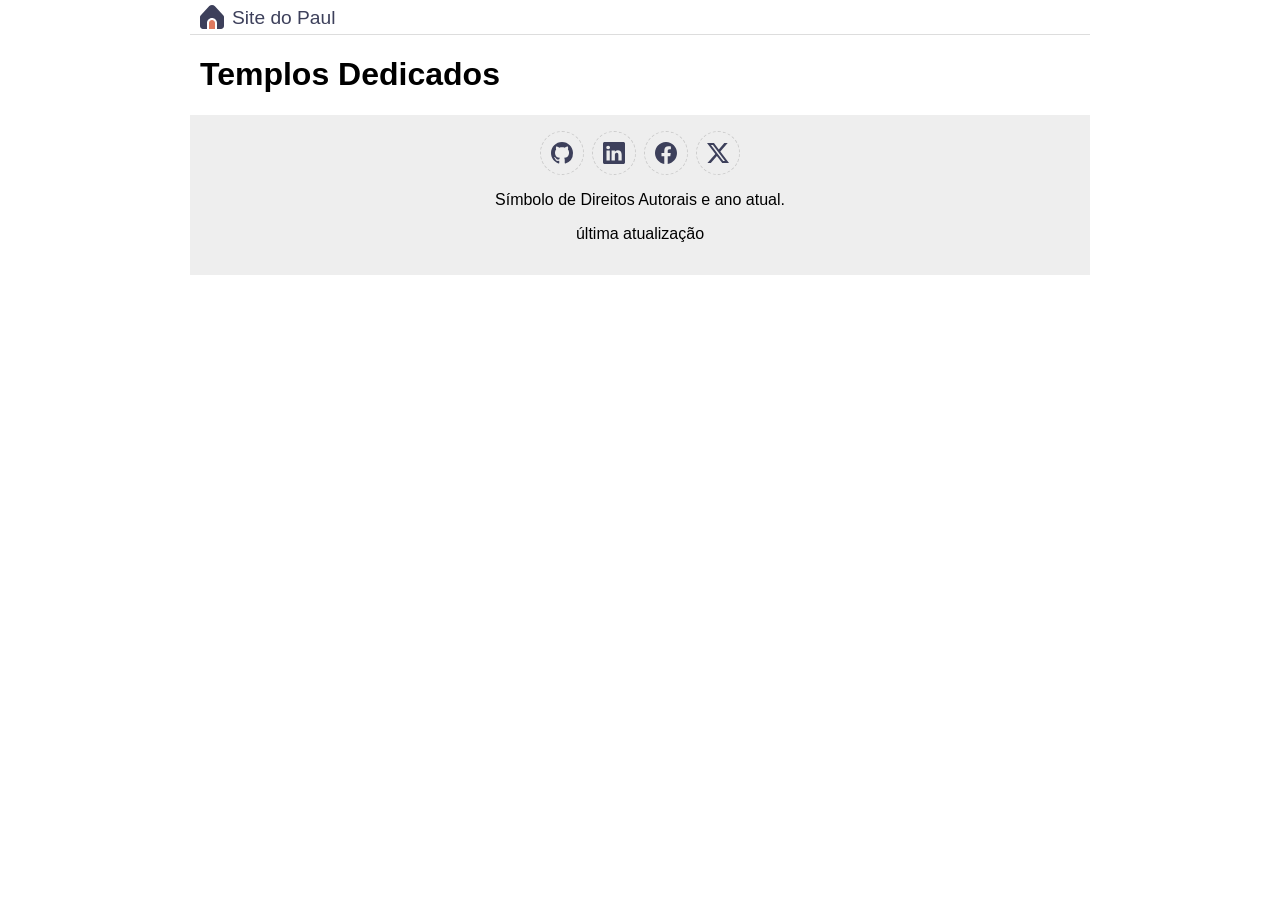
<file: index.html>
<!DOCTYPE html>
<html lang="pt-br">
<head>
    <meta charset="UTF-8">
    <meta name="viewport" content="width=device-width, initial-scale=1.0">
    <title>Página Inicial do Site</title>

    <meta name="description" content="Página inicial do site do Paul, com informações sobre templos dedicados, notícias e eventos.">
    <meta name="author" content="Francilene Ferreira - Atividade Guiada site.">
    <meta property="og:title" content="Site do Paul - Templos Dedicados">
    <meta property="og:description" content="Conheça informações sobre templos dedicados, notícias e eventos.">
    <meta property="og:image" content="https://raw.githubusercontent.com/Francilene-BYU/wdd231/refs/heads/main/favicon.ico">
    <meta property="og:url" content="https://francilene-byu.github.io/wdd231/index.html">

     <link rel="stylesheet" href="estilos/normalize.css">
     <link rel="stylesheet" href="estilos/telas-grandes.css">
     <link rel="stylesheet" href="estilos/telas-pequenas.css">
     <link rel="icon" href="favicon.ico">

</head>
<body>
    <header>
        <img src="imagens/casa.svg" alt="Logo do site" width="512" height="512">
        <span>Site do Paul</span>
        <button id="ham-btn" class="hamburger"></button>
    </header>
    <nav id="nav-bar" class="navegacao">
        <ul>
           <li><a href="#">Notícias & Eventos</a></li>
           <li class="atual"><a href="#">Templos Dedicados</a></li>
           <li><a href="#">Templos Anunciados</a></li>
        </ul>
    </nav>
    <main>
        <h1>Templos Dedicados</h1>
    </main>
    <footer>
        <div class="social">
            <a href="https://github.com" target="_blank"><img src="imagens/github.svg" alt="GitHub" width="16" height="16"></a>
            <a href="https://linkedin.com" target="_blank"><img src="imagens/linkedin.svg" alt="LinkedIn" width="16" height="16"></a>
            <a href="https://facebook.com" target="_blank"><img src="imagens/facebook.svg" alt="Facebook" width="16" height="16"></a>
            <a href="https://twitter.com" target="_blank"><img src="imagens/twitter-x.svg" alt="Twitter" width="16" height="16"></a>
        </div>
        <p>Símbolo de Direitos Autorais e ano atual.</p>
        <p>última atualização</p>

    </footer>
    <script src="scripts/navegacao.js"></script>
    
</body>
</html>
</file>
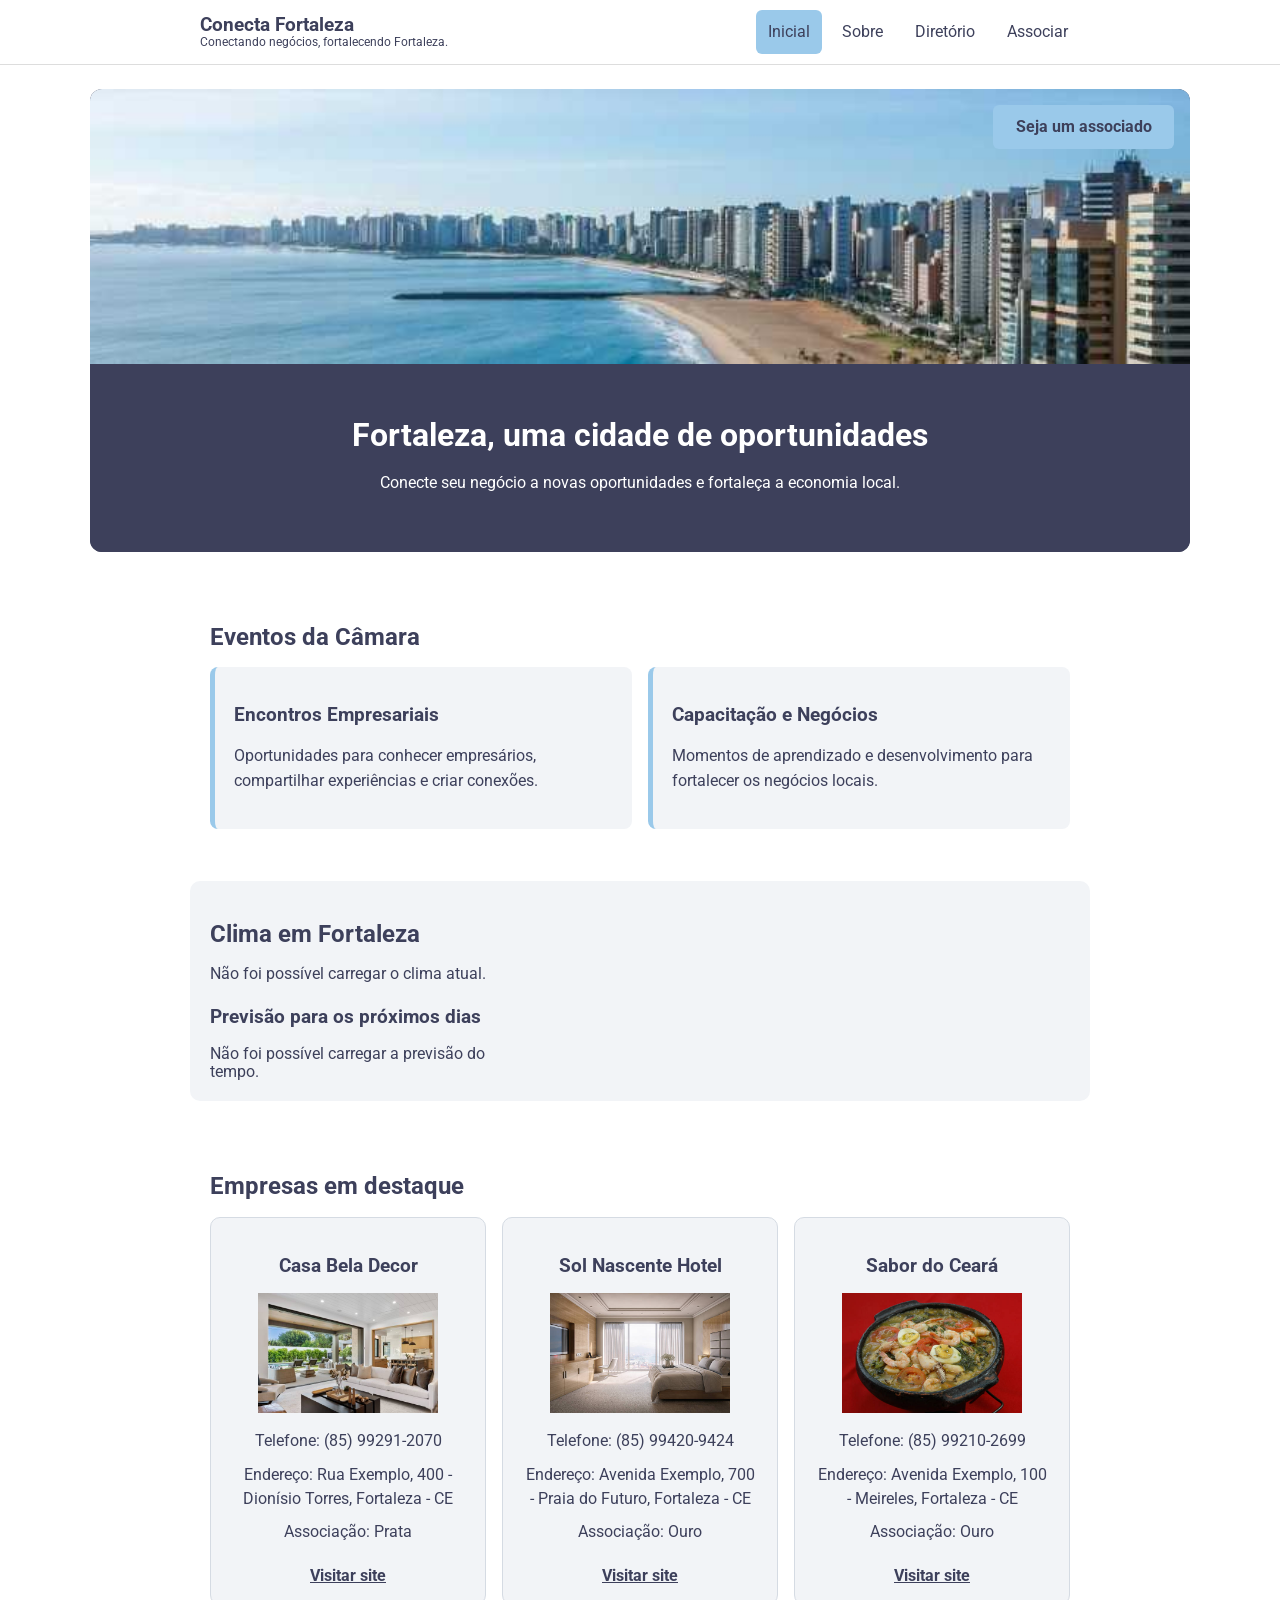
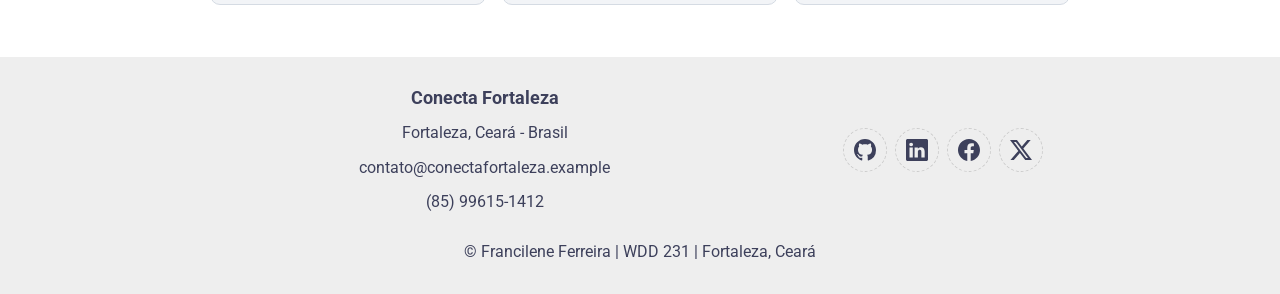
<file: camara/index.html>
<!DOCTYPE html>
<html lang="pt-BR">
<head>
    <meta charset="UTF-8">
    <meta name="viewport" content="width=device-width, initial-scale=1.0">

    <meta name="description" content="Conecta Fortaleza: conheça oportunidades, eventos e empresas associadas à Câmara de Comércio de Fortaleza.">
    <meta name="author" content="Francilene Ferreira">

    <title>Página Inicial | Conecta Fortaleza</title>

    <meta property="og:title" content="Página Inicial | Conecta Fortaleza">
    <meta property="og:description" content="Conectando negócios, fortalecendo Fortaleza. Conheça nossa Câmara de Comércio e seus associados.">
    <meta property="og:image" content="https://francilene-byu.github.io/wdd231/camara/imagens/conecta-fortaleza.jpg">
    <meta property="og:url" content="https://francilene-byu.github.io/wdd231/camara/index.html">
    <meta property="og:type" content="website">

    <link rel="preconnect" href="https://fonts.googleapis.com">
    <link rel="preconnect" href="https://fonts.gstatic.com" crossorigin>
    <link href="https://fonts.googleapis.com/css2?family=Roboto:wght@400;500;700&display=swap" rel="stylesheet">

    <link rel="stylesheet" href="estilos/normalize.css">
    <link rel="stylesheet" href="estilos/telas-pequenas.css">
    <link rel="stylesheet" href="estilos/telas-grandes.css">

    <link rel="icon" href="./favicon.ico?v=2" type="image/x-icon">

    <script src="scripts/navegacao.js" defer></script>
    <script src="scripts/inicio.js" defer></script>
    <script src="scripts/clima.js" defer></script>
</head>

<body>

    <header>
        <div class="header-content">

            <a class="brand" href="index.html">
                <span class="brand-name">Conecta Fortaleza</span>
                <span class="brand-tagline">
                    Conectando negócios, fortalecendo Fortaleza.
                </span>
            </a>

            <button
                id="ham-btn"
                class="hamburger"
                aria-label="Abrir menu"
                aria-expanded="false"
                aria-controls="nav-bar">
            </button>

            <nav id="nav-bar" class="navegacao">
                <ul>
                    <li>
                        <a href="index.html" class="active" aria-current="page">Inicial</a>
                    </li>
                    <li><a href="sobre.html">Sobre</a></li>
                    <li><a href="diretorio.html">Diretório</a></li>
                    <li><a href="associacao.html">Associar</a></li>
                </ul>
            </nav>

        </div>
    </header>

    <main>

        <!-- HERO E CHAMADA PARA AÇÃO -->
        <section class="hero">
            <img
                src="imagens/conecta-fortaleza.jpg"
                alt="Vista panorâmica da cidade de Fortaleza e seu litoral"
                class="hero-image">
            
            <a href="associacao.html" class="hero-button">
                Seja um associado
            </a>

            <div class="hero-content">
                <h1>Fortaleza, uma cidade de oportunidades</h1>

                <p>
                    Conecte seu negócio a novas oportunidades
                    e fortaleça a economia local.
                </p>

            </div>
        </section>

        <!-- EVENTOS -->
        <section class="events-section">
            <h2>Eventos da Câmara</h2>

            <div class="events-container">
                <article class="event-card">
                    <h3>Encontros Empresariais</h3>
                    <p>
                        Oportunidades para conhecer empresários,
                        compartilhar experiências e criar conexões.
                    </p>
                </article>

                <article class="event-card">
                    <h3>Capacitação e Negócios</h3>
                    <p>
                        Momentos de aprendizado e desenvolvimento
                        para fortalecer os negócios locais.
                    </p>
                </article>
            </div>
        </section>

        <!-- CLIMA -->
        <section class="weather-section">
            <h2>Clima em Fortaleza</h2>

            <div id="weather-current">
                <p>Carregando condições atuais...</p>
            </div>

            <h3>Previsão para os próximos dias</h3>

            <div id="weather-forecast">
                <p>Carregando previsão...</p>
            </div>
        </section>

        <!-- EMPRESAS EM DESTAQUE -->
        <section class="spotlight-section">
            <h2>Empresas em destaque</h2>

            <div id="spotlight-container" class="spotlight-grid">
                <p>Carregando empresas em destaque...</p>
            </div>
        </section>

    </main>

    <footer>
        <div class="footer-content">

            <div class="footer-contact">
                <h2>Conecta Fortaleza</h2>
                <p>Fortaleza, Ceará - Brasil</p>
                <p>contato@conectafortaleza.example</p>
                <p>(85) 99615-1412</p>
            </div>

            <div class="social">
                <a href="https://github.com/Francilene-BYU" target="_blank" rel="noopener noreferrer">
                    <img src="../projeto/imagens/github.svg" alt="GitHub" width="16" height="16">
                </a>

                <a href="https://www.linkedin.com/in/francilene-ferreira-00a88a1aa" target="_blank" rel="noopener noreferrer">
                    <img src="../projeto/imagens/linkedin.svg" alt="LinkedIn" width="16" height="16">
                </a>

                <a href="https://facebook.com" target="_blank" rel="noopener noreferrer">
                    <img src="../projeto/imagens/facebook.svg" alt="Facebook" width="16" height="16">
                </a>

                <a href="https://twitter.com" target="_blank" rel="noopener noreferrer">
                    <img src="../projeto/imagens/twitter-x.svg" alt="Twitter" width="16" height="16">
                </a>
            </div>

        </div>

        <p>&copy; <span id="anoAtual"></span> Francilene Ferreira | WDD 231 | Fortaleza, Ceará</p>
        <p id="ultimaModificacao"></p>
    </footer>

</body>
</html>
</file>
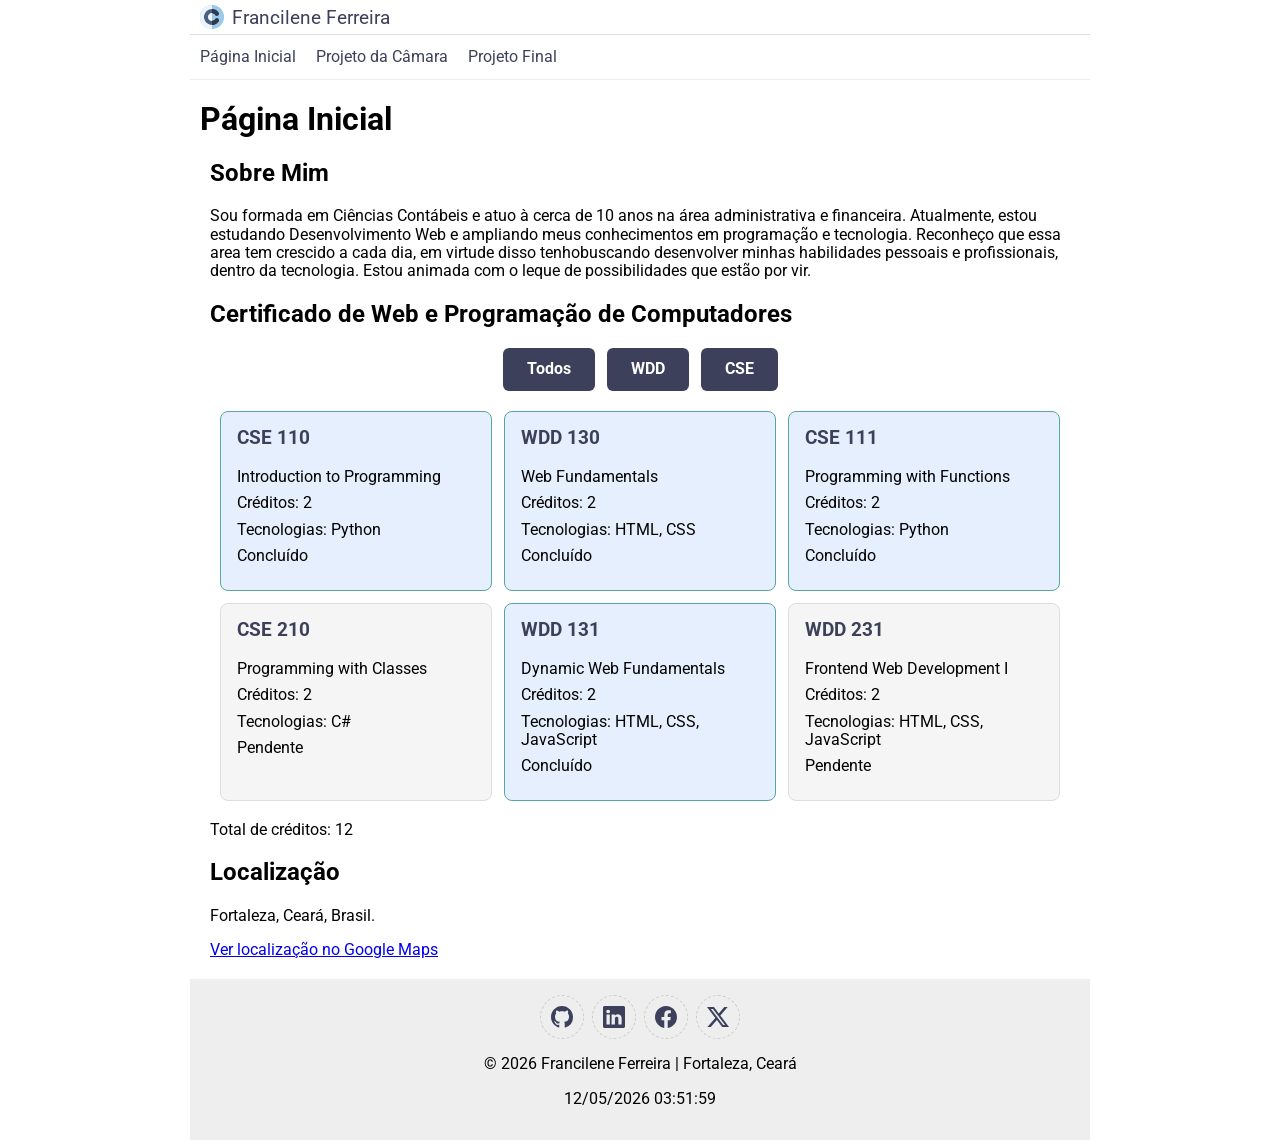
<file: projeto/index.html>
<!DOCTYPE html>
<html lang="pt-BR">
<head>
    <meta charset="UTF-8">
    <meta name="viewport" content="width=device-width, initial-scale=1.0">
    <meta name="description" content="Página inicial de Francilene Ferreira para o curso WDD231 - Desenvolvimento Frontend para Web I.">
    <meta name="author" content="Francilene Ferreira">

    <title>WDD231 - Página Inicial | Francilene Ferreira</title>

    <link rel="stylesheet" href="estilos/normalize.css">
    <link rel="stylesheet" href="estilos/telas-pequenas.css">
    <link rel="stylesheet" href="estilos/telas-grandes.css">

    <link rel="icon" href="favicon.ico" type="image/x-icon">

    <link rel="preconnect" href="https://fonts.googleapis.com">
    <link rel="preconnect" href="https://fonts.gstatic.com" crossorigin>
    <link href="https://fonts.googleapis.com/css2?family=Roboto:ital,wght@0,100..900;1,100..900&display=swap" rel="stylesheet">

    <script src="scripts/curso.js" defer></script>
    <script src="scripts/navegacao.js" defer></script>
    <script src="scripts/data.js" defer></script>
    <script src="scripts/certificado.js" defer></script>

</head>

<body>
    <header>
        <img src="imagens/logotipo.svg" alt="Logo do site" width="512" height="512">
        <span>Francilene Ferreira</span>
        <button
            id="ham-btn" 
            class="hamburger" 
            aria-label="Abrir menu"
            aria-expanded="false"
            aria-controls="nav-bar">
        </button>
    </header>

    <nav id="nav-bar" class="navegacao">
        <ul>
            <li><a href="index.html" aria-current="page">Página Inicial</a></li>
            <li><a href="#">Projeto da Câmara</a></li>
            <li><a href="#">Projeto Final</a></li>
        </ul>
    </nav>

    <main>
        <h1>Página Inicial</h1>

        <section>
            <h2>Sobre Mim</h2>
            <p>Sou formada em Ciências Contábeis e atuo à cerca de 10 anos na área administrativa e financeira. 
                Atualmente, estou estudando Desenvolvimento Web e ampliando meus conhecimentos em programação e tecnologia. 
                Reconheço que essa area tem crescido a cada dia, em virtude disso tenhobuscando desenvolver minhas habilidades 
                pessoais e profissionais, dentro da tecnologia. Estou animada com o leque de possibilidades que estão por vir.</p>

        </section>

        <section>
            <h2>Certificado de Web e Programação de Computadores</h2>

            <div class="filtros">
                <button id="todos">Todos</button>
                <button id="wdd">WDD</button>
                <button id="cse">CSE</button>
            </div>

            <div id="listaCursos" aria-live="polite"></div>
            <p id="totalCreditos" aria-live="polite"></p>

        </section>
        <section>
            <h2>Localização</h2>
            <p>Fortaleza, Ceará, Brasil.</p>
            <p>
                <a href="https://www.google.com/maps/search/?api=1&query=Fortaleza%2C%20Cear%C3%A1"
                target="_blank"
                rel="noopener noreferrer">
                    Ver localização no Google Maps
                </a>
            </p>
        </section>


    </main>

    <footer>
         <div class="social">
            <a href="https://github.com/Francilene-BYU" target="_blank" rel="noopener noreferrer"><img src="imagens/github.svg" alt="GitHub" width="16" height="16"></a>
            <a href="https://www.linkedin.com/in/francilene-ferreira-00a88a1aa" target="_blank" rel="noopener noreferrer"><img src="imagens/linkedin.svg" alt="LinkedIn" width="16" height="16"></a>
            <a href="https://facebook.com" target="_blank" rel="noopener noreferrer"><img src="imagens/facebook.svg" alt="Facebook" width="16" height="16"></a>
            <a href="https://twitter.com" target="_blank" rel="noopener noreferrer"><img src="imagens/twitter-x.svg" alt="Twitter" width="16" height="16"></a>
        </div>

        <p>&copy; <span id="anoAtual"></span> Francilene Ferreira | Fortaleza, Ceará</p>
        <p id="ultimaModificacao"></p>
    </footer>

</body>
</html>
</file>
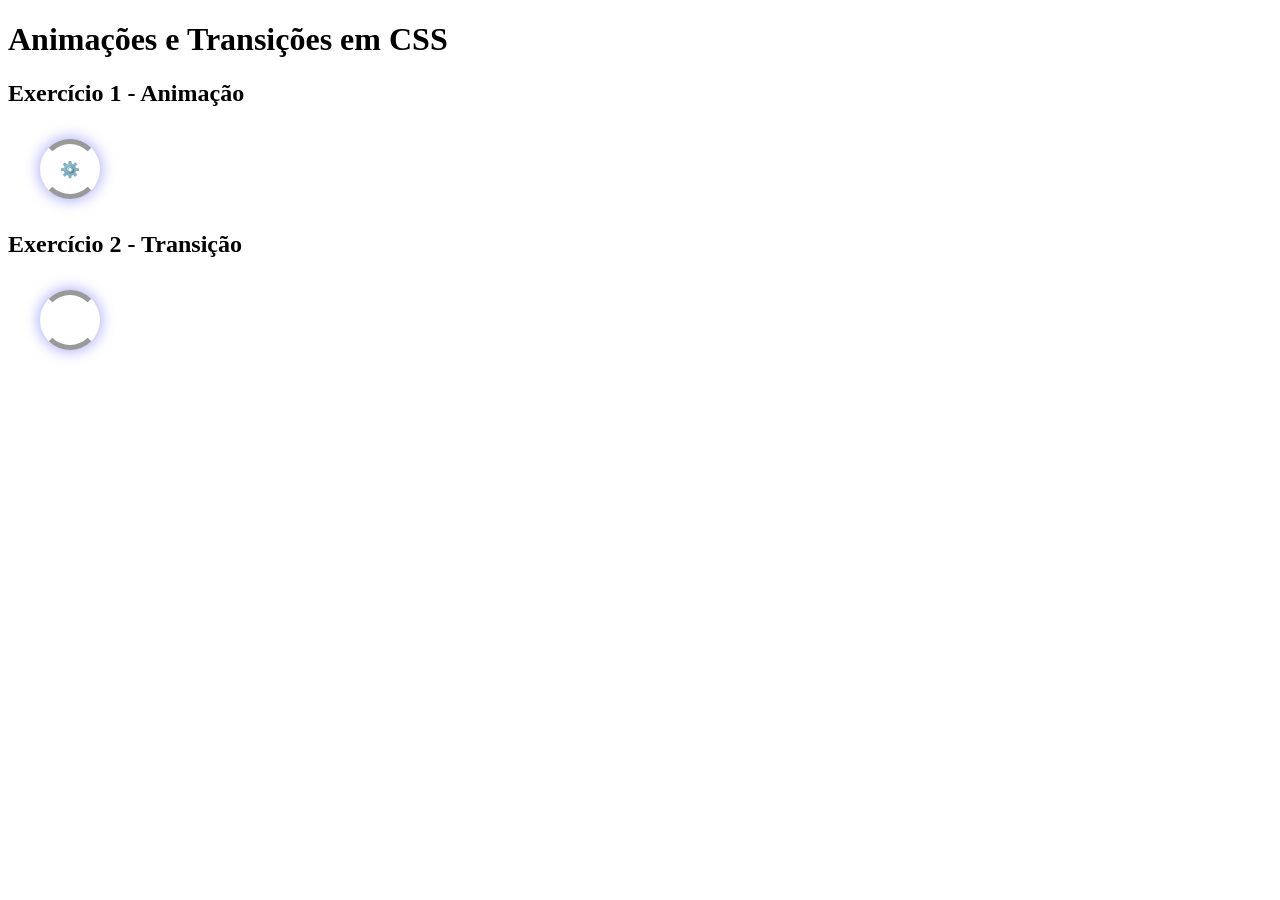
<file: semana_04/animacoes/index.html>
<!DOCTYPE html>
<html lang="pt-BR">
<head>
    <meta charset="UTF-8">
    <meta name="viewport" content="width=device-width, initial-scale=1.0">
    <meta name="description" content="Atividade prática de animações e transições em CSS.">
    <title>S04 - Animações e Transições CSS</title>
    <link rel="stylesheet" href="estilos/styles.css">
</head>
<body>
    <header>
        <h1>Animações e Transições em CSS</h1>
    </header>

    <main>
        <section>
            <h2>Exercício 1 - Animação</h2>
            <div id="carregador"></div>
        </section>

        <section>
            <h2>Exercício 2 - Transição</h2>
            <div class="carregador-t"></div>
        </section>
    </main>
</body>
</html>
</file>
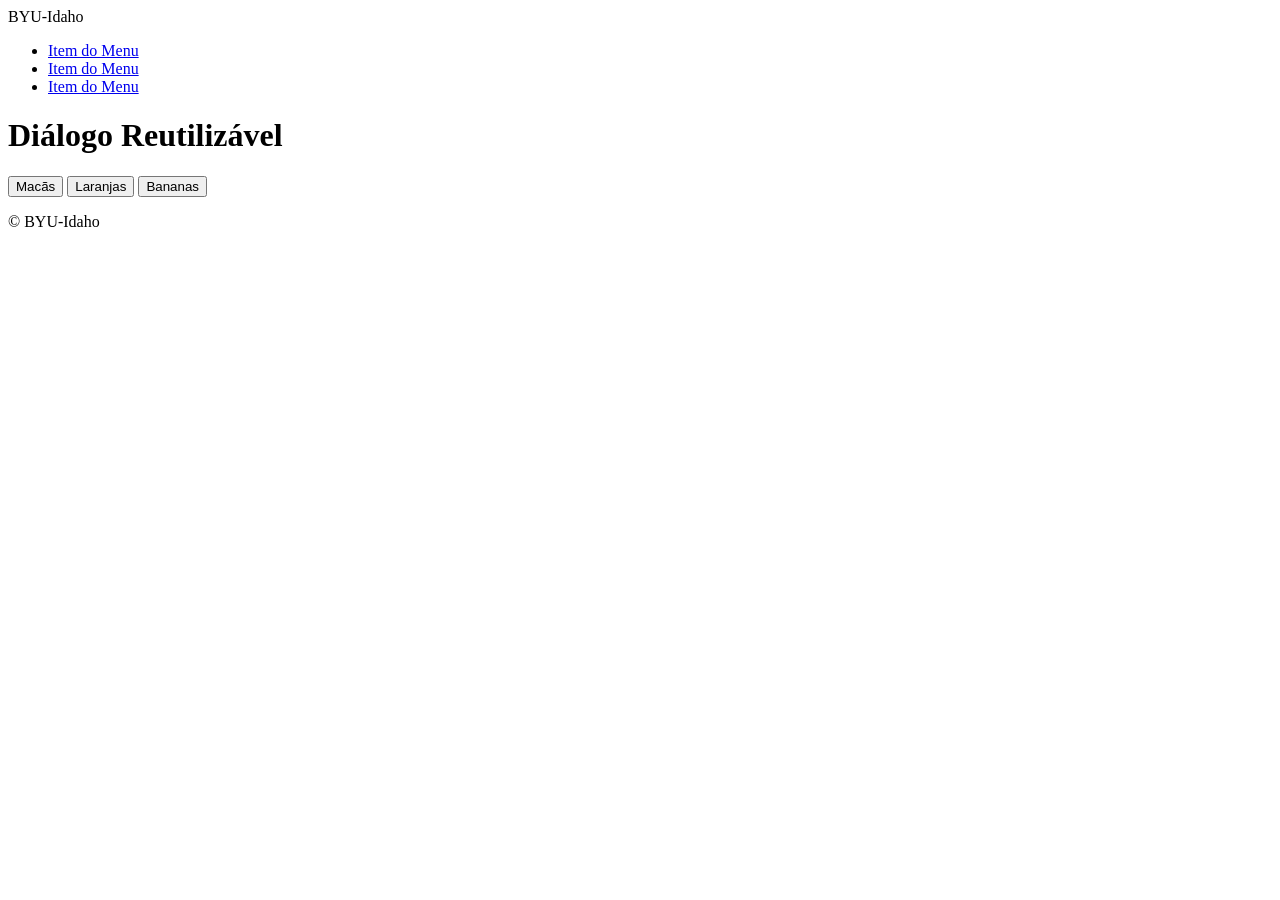
<file: semana_04/arquivosIniciais/index.html>
<!DOCTYPE html>
<html lang="pt-br">

<head>
  <meta charset="UTF-8">
  <meta name="viewport" content="width=device-width, initial-scale=1.0">
  <meta name="description" content="Arquivo Inicial do Laboratório Web">
  <meta name="author" content="Paul Cheney">

  <link rel="stylesheet" href="estilos/pequeno.css">
  <link rel="stylesheet" href="estilos/grande.css">

  <title>Arquivo inicial do laboratório Web</title>
</head>

<body>
  <header>
    <span>BYU-Idaho</span>
  </header>

  <nav>
    <ul>
      <li><a href="#">Item do Menu</a></li>
      <li><a href="#">Item do Menu</a></li>
      <li><a href="#">Item do Menu</a></li>
    </ul>
  </nav>

  <main>
    <h1>Diálogo Reutilizável</h1>
    <button id="btnAbrir1">Macãs</button>
    <button id="btnAbrir2">Laranjas</button>
    <button id="btnAbrir3">Bananas</button>
    <dialog id="caixaDialogo">
      <div></div>
      <button id="btnFechar">Fechar</button>
    </dialog>
    
    



  </main>

  <footer>
    <p>&copy; BYU-Idaho</p>
  </footer>

  <script src="js/scripts.js"></script>
</body>

</html>
</file>
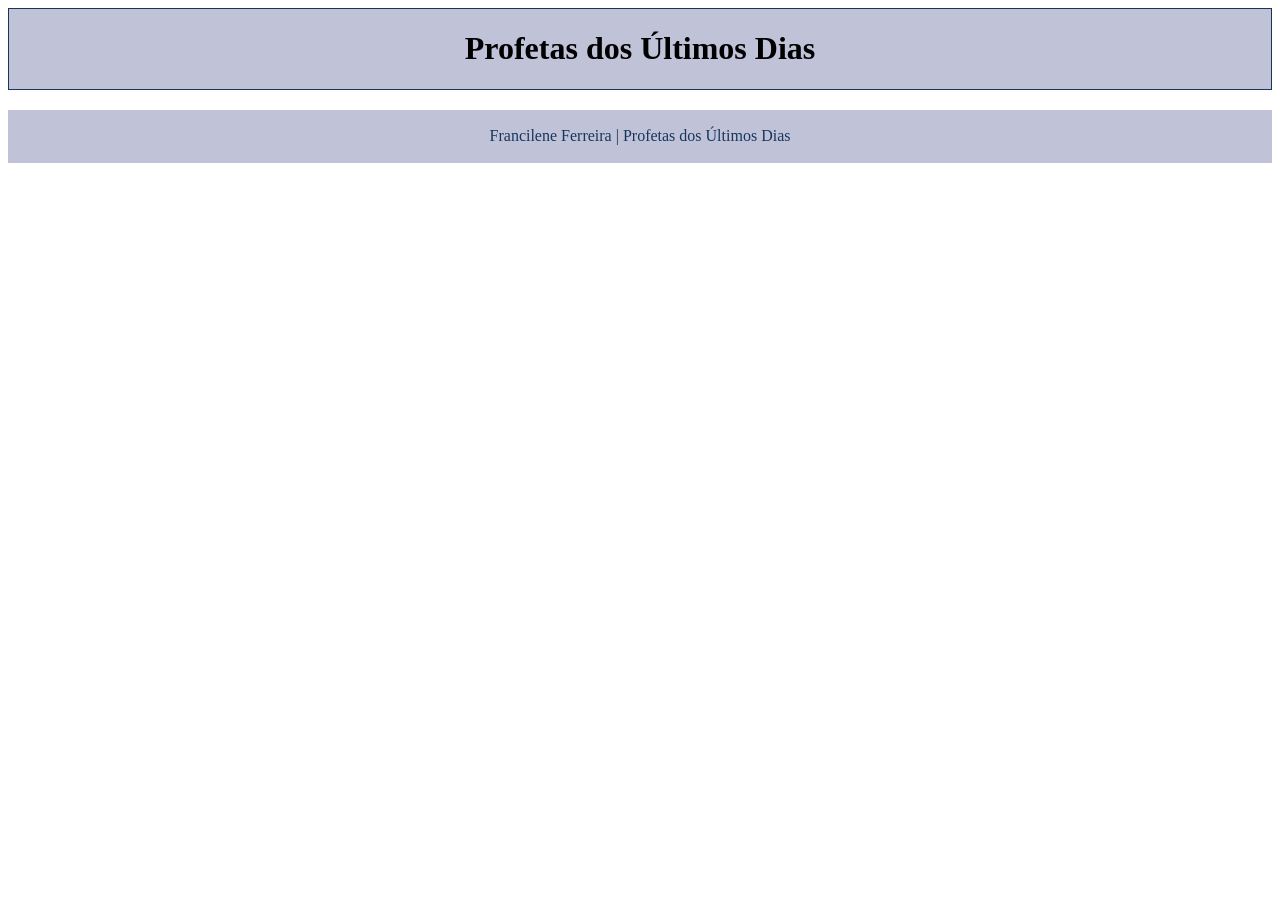
<file: profetas.html>
<!DOCTYPE html>
<html lang="pt-br">
<head>
    <meta charset="UTF-8">
    <meta name="viewport" content="width=device-width, initial-scale=1.0">
    <title>Profetas dos Últimos Dias</title>
    <meta name="description" content="Está página apresentará cartões com informações sobre os profetas dos últimos dias.">
    <meta name="author" content="Francilene Ferreira - WDD 231 Semana 2.">

    <link rel="stylesheet" href="estilos/profetas.css">
    <script src="scripts/profetas.js" defer></script>

</head>
<body>
    <header>
        <h1>Profetas dos Últimos Dias</h1>
    </header>
    <main>
         <div id="cartoes"></div>
    </main>
    <footer>
        <p>Francilene Ferreira | Profetas dos Últimos Dias</p>
    </footer>
    
</body>
</html>
</file>
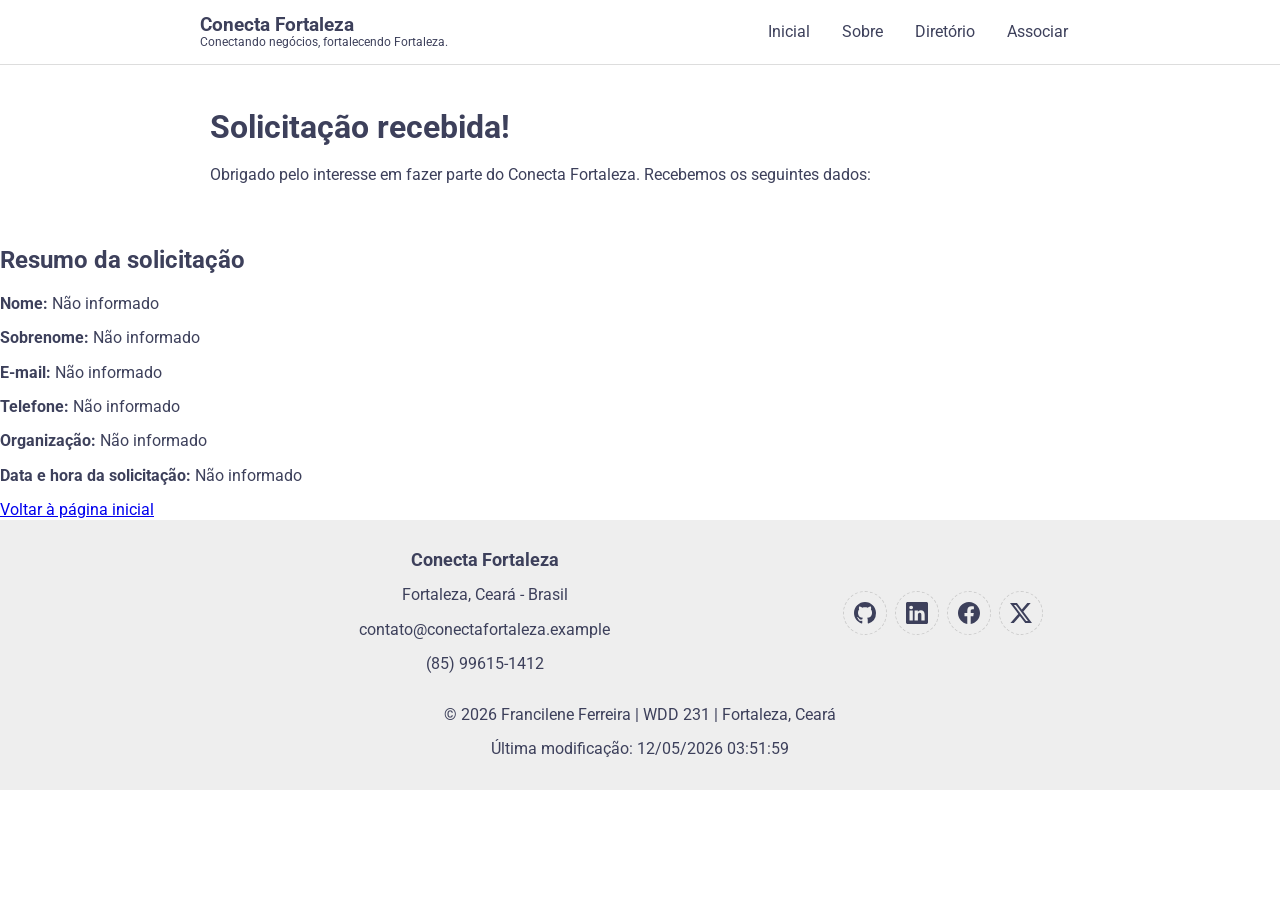
<file: camara/agradecimento.html>
<!DOCTYPE html>
<html lang="pt-BR">
<head>
    <meta charset="UTF-8">
    <meta name="viewport" content="width=device-width, initial-scale=1.0">

    <meta name="description" content="Confirmação da solicitação de associação ao Conecta Fortaleza.">
    <meta name="author" content="Francilene Ferreira">

    <title>Solicitação Recebida | Conecta Fortaleza</title>

    <link rel="preconnect" href="https://fonts.googleapis.com">
    <link rel="preconnect" href="https://fonts.gstatic.com" crossorigin>
    <link href="https://fonts.googleapis.com/css2?family=Roboto:wght@400;500;700&display=swap" rel="stylesheet">

    <link rel="stylesheet" href="estilos/normalize.css">
    <link rel="stylesheet" href="estilos/telas-pequenas.css">
    <link rel="stylesheet" href="estilos/telas-grandes.css">

    <link rel="icon" href="./favicon.ico?v=2" type="image/x-icon">

    <script src="scripts/navegacao.js" defer></script>
    <script src="scripts/agradecimento.js" defer></script>
</head>

<body>
    <header>
        <div class="header-content">
            <a class="brand" href="index.html">
                <span class="brand-name">Conecta Fortaleza</span>
                <span class="brand-tagline">Conectando negócios, fortalecendo Fortaleza.</span>
            </a>

            <button
                id="ham-btn"
                class="hamburger"
                aria-label="Abrir menu"
                aria-expanded="false"
                aria-controls="nav-bar">
            </button>

            <nav id="nav-bar" class="navegacao">
                <ul>
                    <li><a href="index.html">Inicial</a></li>
                    <li><a href="sobre.html">Sobre</a></li>
                    <li><a href="diretorio.html">Diretório</a></li>
                    <li><a href="associacao.html">Associar</a></li>
                </ul>
            </nav>
        </div>
    </header>

    <main class="thank-you-page">
        <section class="page-intro">
            <h1>Solicitação recebida!</h1>
            <p>
                Obrigado pelo interesse em fazer parte do
                Conecta Fortaleza. Recebemos os seguintes dados:
            </p>
        </section>

        <section class="submission-details">
            <h2>Resumo da solicitação</h2>

            <p>
                <strong>Nome:</strong>
                <span id="firstName"></span>
            </p>

            <p>
                <strong>Sobrenome:</strong>
                <span id="lastName"></span>
            </p>

            <p>
                <strong>E-mail:</strong>
                <span id="email"></span>
            </p>

            <p>
                <strong>Telefone:</strong>
                <span id="phone"></span>
            </p>

            <p>
                <strong>Organização:</strong>
                <span id="organization"></span>
            </p>

            <p>
                <strong>Data e hora da solicitação:</strong>
                <span id="timestamp"></span>
            </p>

            <a href="index.html">Voltar à página inicial</a>
        </section>
    </main>

    <footer>
        <div class="footer-content">
            <div class="footer-contact">
                <h2>Conecta Fortaleza</h2>
                <p>Fortaleza, Ceará - Brasil</p>
                <p>contato@conectafortaleza.example</p>
                <p>(85) 99615-1412</p>
            </div>

            <div class="social">
                <a href="https://github.com/Francilene-BYU" target="_blank" rel="noopener noreferrer">
                    <img src="../projeto/imagens/github.svg" alt="GitHub" width="16" height="16">
                </a>
                <a href="https://www.linkedin.com/in/francilene-ferreira-00a88a1aa" target="_blank" rel="noopener noreferrer">
                    <img src="../projeto/imagens/linkedin.svg" alt="LinkedIn" width="16" height="16">
                </a>
                <a href="https://facebook.com" target="_blank" rel="noopener noreferrer">
                    <img src="../projeto/imagens/facebook.svg" alt="Facebook" width="16" height="16">
                </a>
                <a href="https://twitter.com" target="_blank" rel="noopener noreferrer">
                    <img src="../projeto/imagens/twitter-x.svg" alt="Twitter" width="16" height="16">
                </a>
            </div>
        </div>

        <p>&copy; <span id="anoAtual"></span> Francilene Ferreira | WDD 231 | Fortaleza, Ceará</p>
        <p id="ultimaModificacao"></p>
    </footer>
</body>
</html>
</file>
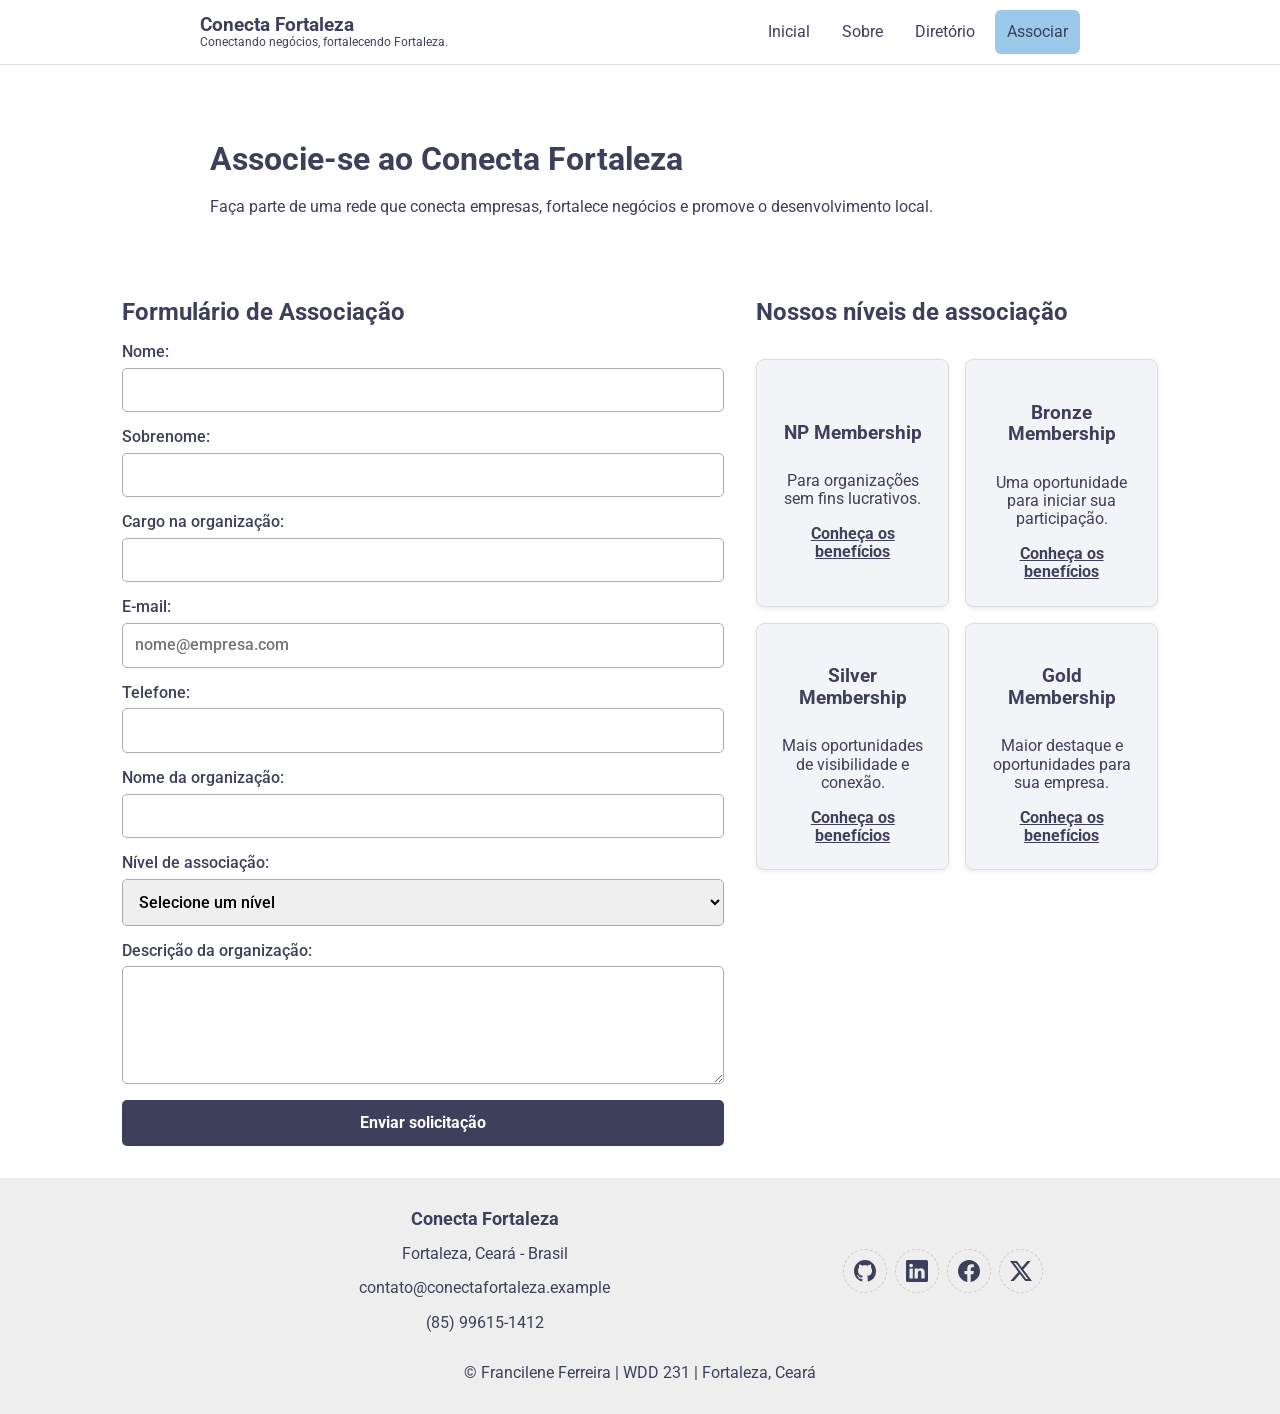
<file: camara/associacao.html>
<!DOCTYPE html>
<html lang="pt-BR">
<head>
    <meta charset="UTF-8">
    <meta name="viewport" content="width=device-width, initial-scale=1.0">

    <meta name="description" content="Associe sua empresa ao Conecta Fortaleza e fortaleça os negócios locais.">
    <meta name="author" content="Francilene Ferreira">

    <title>Associe-se | Conecta Fortaleza</title>

    <meta property="og:title" content="Associe-se | Conecta Fortaleza">
    <meta property="og:description" content="Conheça os níveis de associação e faça parte do Conecta Fortaleza.">
    <meta property="og:image" content="https://francilene-byu.github.io/wdd231/camara/imagens/conecta-fortaleza.jpg">
    <meta property="og:url" content="https://francilene-byu.github.io/wdd231/camara/associacao.html">
    <meta property="og:type" content="website">

    <link rel="preconnect" href="https://fonts.googleapis.com">
    <link rel="preconnect" href="https://fonts.gstatic.com" crossorigin>
    <link href="https://fonts.googleapis.com/css2?family=Roboto:wght@400;500;700&display=swap" rel="stylesheet">

    <link rel="stylesheet" href="estilos/normalize.css">
    <link rel="stylesheet" href="estilos/telas-pequenas.css">
    <link rel="stylesheet" href="estilos/telas-grandes.css">

    <link rel="icon" href="./favicon.ico?v=2" type="image/x-icon">

    <script src="scripts/navegacao.js" defer></script>
    <script src="scripts/associacao.js" defer></script>
</head>

<body>
    <header>
        <div class="header-content">
            <a class="brand" href="index.html">
                <span class="brand-name">Conecta Fortaleza</span>
                <span class="brand-tagline">Conectando negócios, fortalecendo Fortaleza.</span>
            </a>

            <button
                id="ham-btn"
                class="hamburger"
                aria-label="Abrir menu"
                aria-expanded="false"
                aria-controls="nav-bar">
            </button>

            <nav id="nav-bar" class="navegacao">
                <ul>
                    <li><a href="index.html">Inicial</a></li>
                    <li><a href="sobre.html">Sobre</a></li>
                    <li><a href="diretorio.html">Diretório</a></li>
                    <li><a href="associacao.html" class="active" aria-current="page">Associar</a></li>
                </ul>
            </nav>
        </div>
    </header>

    <main class="membership-page">
        <section class="page-intro">
            <h1>Associe-se ao Conecta Fortaleza</h1>
            <p>
                Faça parte de uma rede que conecta empresas,
                fortalece negócios e promove o desenvolvimento local.
            </p>
        </section>

        <div class="membership-layout">

            <section class="membership-form-section">
                <h2>Formulário de Associação</h2>

                <form method="get" action="agradecimento.html" class="membership-form">

                    <label for="firstName">
                        Nome:
                        <input
                            type="text"
                            id="firstName"
                            name="firstName"
                            title="Informe seu primeiro nome."
                            autocomplete="given-name"
                            required>
                    </label>

                    <label for="lastName">
                        Sobrenome:
                        <input
                            type="text"
                            id="lastName"
                            name="lastName"
                            title="Informe seu sobrenome."
                            autocomplete="family-name"
                            required>
                    </label>

                    <label for="organizationTitle">
                        Cargo na organização:
                        <input
                            type="text"
                            id="organizationTitle"
                            name="organizationTitle"
                            title="Informe seu cargo na organização. Mínimo de sete caracteres; utilize letras, espaços ou hífens."
                            autocomplete="organization-title"
                            pattern="[A-Za-zÀ-ÿ -]{7,}"
                            required>
                    </label>

                    <label for="email">
                        E-mail:
                        <input
                            type="email"
                            id="email"
                            name="email"
                            title="Informe seu endereço de e-mail."
                            autocomplete="email"
                            placeholder="nome@empresa.com"
                            required>
                    </label>

                    <label for="phone">
                        Telefone:
                        <input
                            type="tel"
                            id="phone"
                            name="phone"
                            title="Informe seu número de telefone."
                            autocomplete="tel"
                            required>
                    </label>

                    <label for="organization">
                        Nome da organização:
                        <input
                            type="text"
                            id="organization"
                            name="organization"
                            title="Informe o nome da organização."
                            autocomplete="organization"
                            required>
                    </label>

                    <label for="membershipLevel">
                        Nível de associação:
                        <select
                            id="membershipLevel"
                            name="membershipLevel"
                            title="Selecione um nível de associação"
                            required>
                            <option value="" disabled selected>Selecione um nível</option>
                            <option value="np">NP Membership</option>
                            <option value="bronze">Bronze Membership</option>
                            <option value="silver">Silver Membership</option>
                            <option value="gold">Gold Membership</option>
                        </select>
                    </label>

                    <label for="organizationDescription">
                        Descrição da organização:
                        <textarea
                            id="organizationDescription"
                            name="organizationDescription"
                            title="Descreva brevemente sua organização."
                            rows="5">
                        </textarea>
                    </label>

                    <input type="hidden" id="timestamp" name="timestamp">

                    <button type="submit">Enviar solicitação</button>
                </form>
            </section>

            <section class="membership-cards">
                <h2>Nossos níveis de associação</h2>

                <article class="membership-card">
                    <h3>NP Membership</h3>
                    <p>Para organizações sem fins lucrativos.</p>
                    <a href="#np-dialog">Conheça os benefícios</a>
                </article>

                <article class="membership-card">
                    <h3>Bronze Membership</h3>
                    <p>Uma oportunidade para iniciar sua participação.</p>
                    <a href="#bronze-dialog">Conheça os benefícios</a>
                </article>

                <article class="membership-card">
                    <h3>Silver Membership</h3>
                    <p>Mais oportunidades de visibilidade e conexão.</p>
                    <a href="#silver-dialog">Conheça os benefícios</a>
                </article>

                <article class="membership-card">
                    <h3>Gold Membership</h3>
                    <p>Maior destaque e oportunidades para sua empresa.</p>
                    <a href="#gold-dialog">Conheça os benefícios</a>
                </article>
            </section>

            <!-- Modais dos níveis de associação -->
            <dialog id="np-dialog" class="membership-dialog">
                <h2>NP Membership</h2>
                <p>Ideal para organizações sem fins lucrativos.</p>
                <ul>
                    <li>Participação em atividades da Câmara.</li>
                    <li>Acesso a oportunidades de networking.</li>
                    <li>Divulgação institucional.</li>
                </ul>
                <button type="button" class="close-dialog">Fechar</button>
            </dialog>

            <dialog id="bronze-dialog" class="membership-dialog">
                <h2>Bronze Membership</h2>
                <p>Para empresas que desejam iniciar sua participação.</p>
                <ul>
                    <li>Participação em atividades da Câmara.</li>
                    <li>Acesso a oportunidades de networking.</li>
                    <li>Divulgação no diretório de associados.</li>
                </ul>
                <button type="button" class="close-dialog">Fechar</button>
            </dialog>

            <dialog id="silver-dialog" class="membership-dialog">
                <h2>Silver Membership</h2>
                <p>Para empresas que buscam maior visibilidade.</p>
                <ul>
                    <li>Todos os benefícios Bronze.</li>
                    <li>Destaque em ações promocionais.</li>
                    <li>Oportunidades adicionais de divulgação.</li>
                </ul>
                <button type="button" class="close-dialog">Fechar</button>
            </dialog>

            <dialog id="gold-dialog" class="membership-dialog">
                <h2>Gold Membership</h2>
                <p>Para empresas que desejam maior destaque.</p>
                <ul>
                    <li>Todos os benefícios Silver.</li>
                    <li>Maior destaque nas ações da Câmara.</li>
                    <li>Oportunidades especiais de divulgação.</li>
                </ul>
                <button type="button" class="close-dialog">Fechar</button>
            </dialog>

        </div>
    </main>

    <footer>
        <div class="footer-content">
            <div class="footer-contact">
                <h2>Conecta Fortaleza</h2>
                <p>Fortaleza, Ceará - Brasil</p>
                <p>contato@conectafortaleza.example</p>
                <p>(85) 99615-1412</p>
            </div>

            <div class="social">
                <a href="https://github.com/Francilene-BYU" target="_blank" rel="noopener noreferrer">
                    <img src="../projeto/imagens/github.svg" alt="GitHub" width="16" height="16">
                </a>
                <a href="https://www.linkedin.com/in/francilene-ferreira-00a88a1aa" target="_blank" rel="noopener noreferrer">
                    <img src="../projeto/imagens/linkedin.svg" alt="LinkedIn" width="16" height="16">
                </a>
                <a href="https://facebook.com" target="_blank" rel="noopener noreferrer">
                    <img src="../projeto/imagens/facebook.svg" alt="Facebook" width="16" height="16">
                </a>
                <a href="https://twitter.com" target="_blank" rel="noopener noreferrer">
                    <img src="../projeto/imagens/twitter-x.svg" alt="Twitter" width="16" height="16">
                </a>
            </div>
        </div>

        <p>&copy; <span id="anoAtual"></span> Francilene Ferreira | WDD 231 | Fortaleza, Ceará</p>
        <p id="ultimaModificacao"></p>
    </footer>
</body>
</html>
</file>
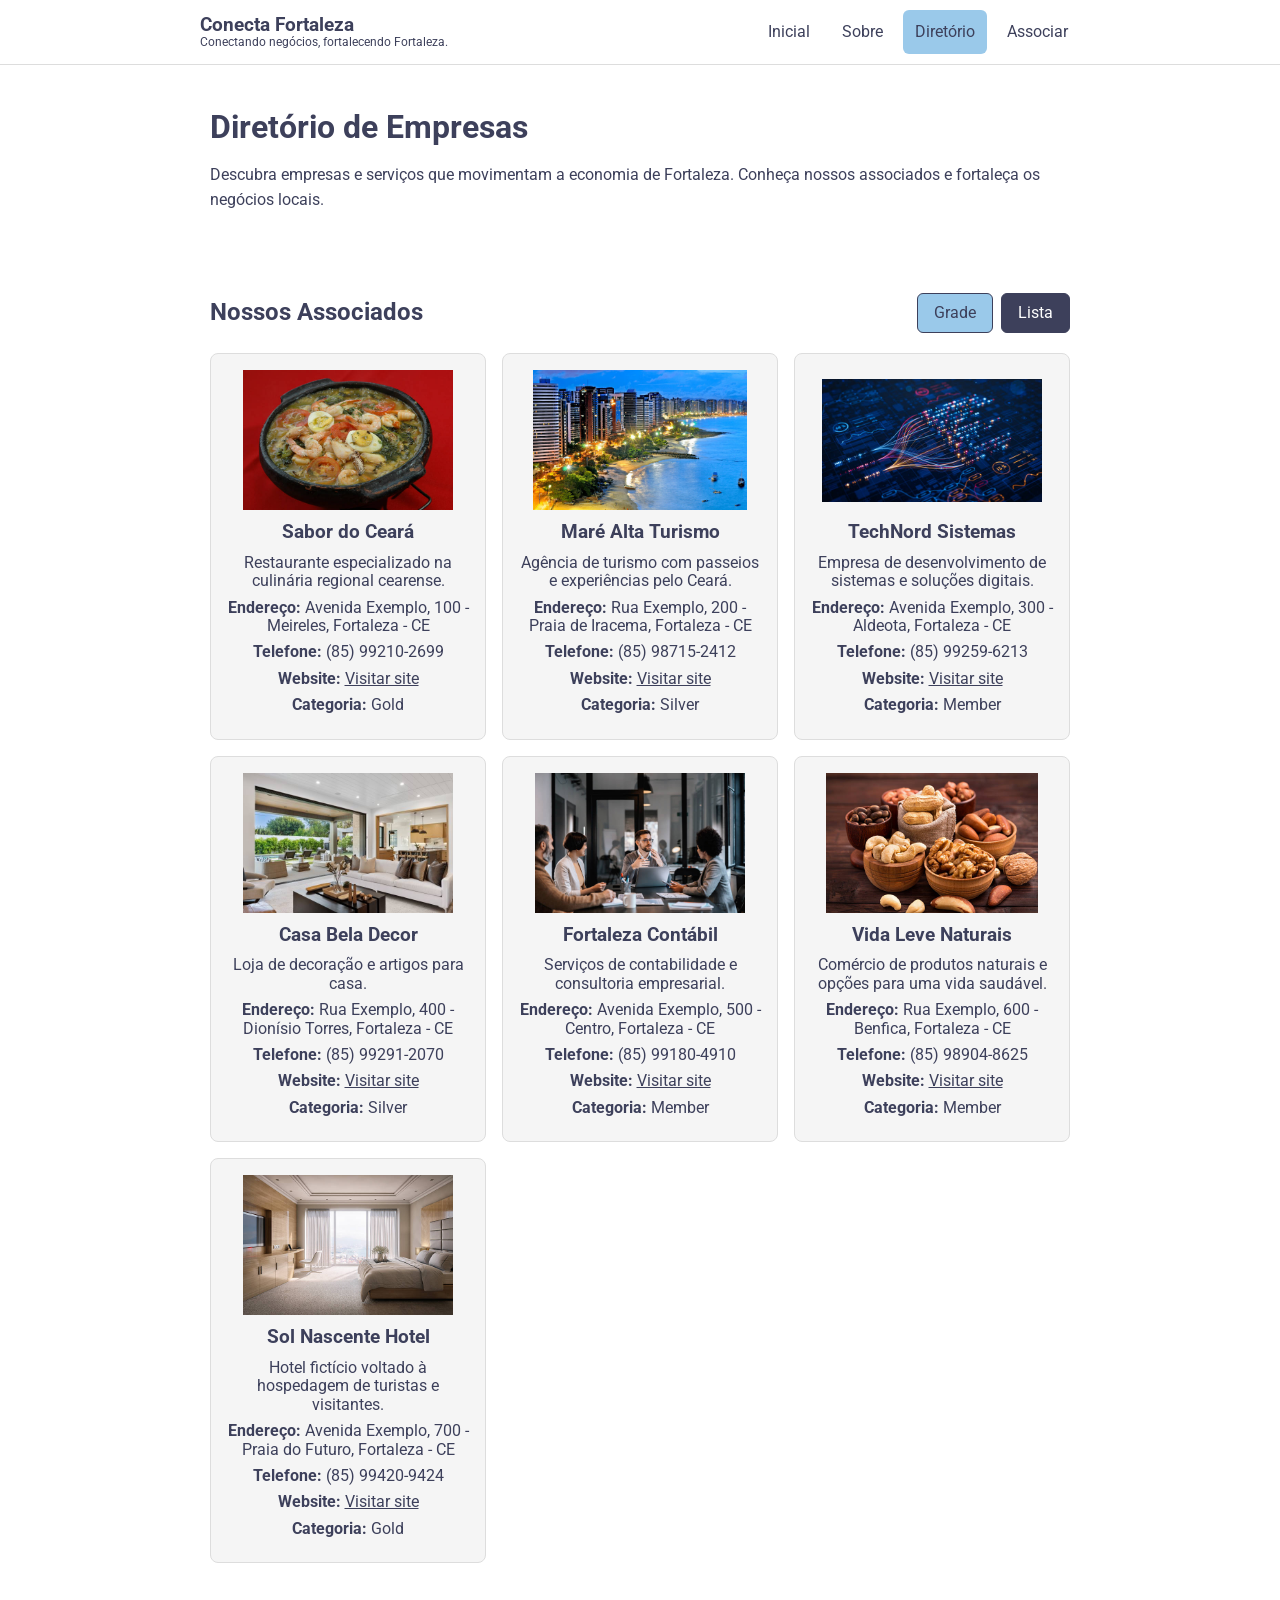
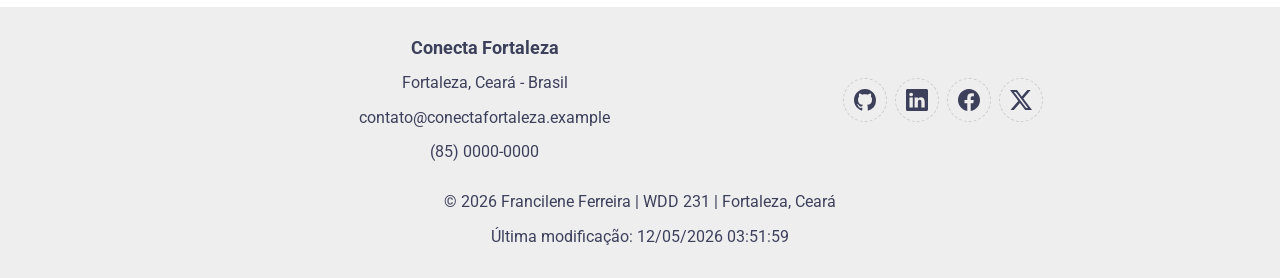
<file: camara/diretorio.html>
<!DOCTYPE html>
<html lang="pt-BR">
<head>
    <meta charset="UTF-8">
    <meta name="viewport" content="width=device-width, initial-scale=1.0">
    <meta name="description" content="Conheça as empresas associadas ao Conecta Fortaleza. Encontre serviços, produtos e negócios locais em Fortaleza, Ceará.">
    <meta name="author" content="Francilene Ferreira">

    <title>Diretório Câmara de Comércio | Conecta Fortaleza</title>

    <meta property="og:title" content="Diretório Câmara de Comércio | Conecta Fortaleza">
    <meta property="og:description" content="Encontre empresas e serviços locais em Fortaleza. Conheça os membros do Conecta Fortaleza.">
    <meta property="og:image" content="https://francilene-byu.github.io/wdd231/camara/imagens/conecta-fortaleza.jpg">
    <meta property="og:url" content="https://francilene-byu.github.io/wdd231/camara/diretorio.html">
    <meta property="og:type" content="website">

    <link rel="preconnect" href="https://fonts.googleapis.com">
    <link rel="preconnect" href="https://fonts.gstatic.com" crossorigin>
    <link href="https://fonts.googleapis.com/css2?family=Roboto:wght@400;500;700&display=swap" rel="stylesheet">

   
    <link rel="stylesheet" href="estilos/normalize.css">
    <link rel="stylesheet" href="estilos/telas-pequenas.css">
    <link rel="stylesheet" href="estilos/telas-grandes.css">

    <link rel="icon" href="./favicon.ico?v=2" type="image/x-icon">

    <script src="scripts/navegacao.js" defer></script>
    <script src="scripts/diretorio.js" defer></script>

</head>

<body>
    <header>
        <div class="header-content">
            <a class="brand" href="index.html">
                <span class="brand-name">Conecta Fortaleza</span>
                <span class="brand-tagline">Conectando negócios, fortalecendo Fortaleza.</span>
            </a>
            <button
                id="ham-btn" 
                class="hamburger" 
                aria-label="Abrir menu"
                aria-expanded="false"
                aria-controls="nav-bar">
            </button>

            <nav id="nav-bar" class="navegacao">
                <ul>
                    <li><a href="index.html">Inicial</a></li>
                    <li><a href="sobre.html">Sobre</a></li>
                    <li><a href="diretorio.html" class="active" aria-current="page">Diretório</a></li>
                    <li><a href="associacao.html">Associar</a></li>
                </ul>
            </nav>
        </div>
    </header>

    <main>
        <section class="page-intro">
            <h1>Diretório de Empresas</h1>
            <p>
                Descubra empresas e serviços que movimentam a economia de Fortaleza.
                Conheça nossos associados e fortaleça os negócios locais.
            </p>
        </section>

        <section class="directory-section">
            <div class="directory-heading">
                <h2>Nossos Associados</h2>

                <div class="view-controls">
                    <button type="button" id="grid-view" class="view-button active" aria-pressed="true">
                        Grade
                    </button>
                    <button type="button" id="list-view" class="view-button" aria-pressed="false">
                        Lista
                    </button>
                </div>
            </div>

            <div id="member-container" class="member-grid" aria-live="polite">
                <p>Carregando empresas...</p>
            </div>
        </section>
   

    </main>

    <footer>
        <div class="footer-content">
            <div class="footer-contact">
                <h2>Conecta Fortaleza</h2>
                <p>Fortaleza, Ceará - Brasil</p>
                <p>contato@conectafortaleza.example</p>
                <p>(85) 0000-0000</p>
            </div>
            <div class="social">
                <a href="https://github.com/Francilene-BYU" target="_blank" rel="noopener noreferrer"><img src="../projeto/imagens/github.svg" alt="GitHub" width="16" height="16"></a>
                <a href="https://www.linkedin.com/in/francilene-ferreira-00a88a1aa" target="_blank" rel="noopener noreferrer"><img src="../projeto/imagens/linkedin.svg" alt="LinkedIn" width="16" height="16"></a>
                <a href="https://facebook.com" target="_blank" rel="noopener noreferrer"><img src="../projeto/imagens/facebook.svg" alt="Facebook" width="16" height="16"></a>
                <a href="https://twitter.com" target="_blank" rel="noopener noreferrer"><img src="../projeto/imagens/twitter-x.svg" alt="Twitter" width="16" height="16"></a>
            </div>
        </div>
        <p>&copy; <span id="anoAtual"></span> Francilene Ferreira | WDD 231 | Fortaleza, Ceará</p>
        <p id="ultimaModificacao"></p>
    </footer>

</body>
</html>
</file>
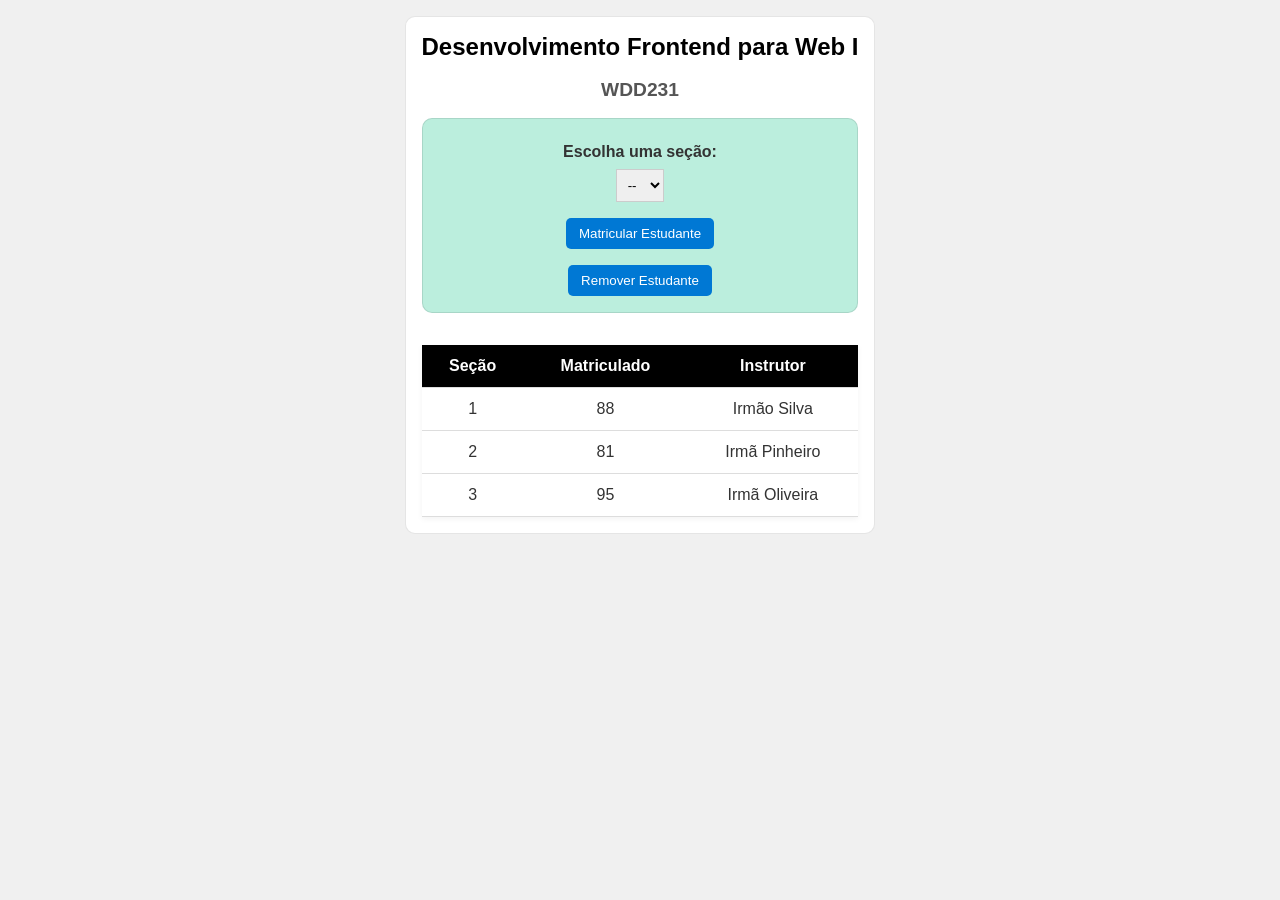
<file: semana_03/modulos.html>
<!DOCTYPE html>
<html lang="pt-br">

<head>
  <meta charset="UTF-8">
  <meta name="viewport" content="width=device-width, initial-scale=1.0">
  <title>Exemplo de Módulos: Curso e Seções</title>
  <link rel="stylesheet" href="estilos/modulos.css">
  <script type="module" src="scripts/modulos.mjs"></script>
</head>

<body>
  <main>
    <h1 id="nomeCurso"></h1>
    <h2 id="codigoCurso"></h2>

    <div id="matricula">
      <p>Escolha uma seção:</p>
      <select id="numeroSecao">
        <option value="0" disabled selected>--</option>
      </select>
      <button id="matricularEstudante">Matricular Estudante</button>
      <button id="removerEstudante">Remover Estudante</button>
    </div>

    <table>
      <thead>
        <tr>
          <th>Seção</th>
          <th>Matriculado</th>
          <th>Instrutor</th>
        </tr>
      </thead>
      <tbody id="secoes"></tbody>
    </table>
  </main>
</body>

</html>
</file>
<file: estilos/telas-grandes.css>
@media only screen and (min-width: 38rem) {

    header, main, nav, footer {
        max-width: 900px;
        margin: 0 auto;
    }
    header {
        grid-template-columns: 24px auto;
    }

    .hamburger {
        display: none;
    }

    .navegacao {
        display: block;
        border-bottom: solid 1px #eee; 
    }

    .navegacao ul {
        display: flex;
    }

    .navegacao a {
        border: none;
    }
}
</file>
<file: estilos/telas-pequenas.css>
/* ------ ESQUEMA DE CORES ------ 
terra cotta #E07A5F
deep slate blue #3D405B
*/

/* ------ WEBSITE ------ */
* {
    font-family: "josefin sans", sans-serif;
    box-sizing: border-box;
}

/* ------ CABEÇALHO ------ */

header {
    display: grid;
    grid-template-columns: 24px auto 44px;
    padding: 5px 0 5px 10px;
    border-bottom: solid 1px #ddd;
    column-gap: 8px;
    align-items: end;
}

header img {
    display: block;
    width: 100%;
    height: auto;
}

header span {
    font-size: 1.2rem;
    color: #3D405B;
}

.hamburger {
    background: none;
    border: none;
    color: #3D405B;
    cursor: pointer;
}

.hamburger::after {
    content: "\2630";
    font-size: 2rem;
}

.hamburger.show::after {
    content: "\00D7";
}

/* ------ NAVEGACAO ------ */

.navegacao {
    display: none;
}

.navegacao.show {
    display: block;
}

.navegacao ul {
    list-style-type: none;
    padding: 0;
    margin: 0;
}

.navegacao a {
    display: block;
    padding: .8rem 10px;
    color: #3D405B;
    text-decoration: none;
    border-bottom: solid 1px #ddd;
}

.navegacao li.atual {
    background-color: #eee;
}

h1 {
    margin-left: 10px;
}

.navegacao a:hover {
    background-color: #E07A5F;
}

/* ------ FOOTER ------ */

footer {
   background-color: #eee;
   padding: 1rem 10px;
   text-align: center;
}

.social {
    display: flex;
    justify-content: center;
    column-gap: 8px;
    
}

.social a {
    display: flex;
    justify-content: center;
    align-items: center;
    border: #ccc dashed 1px;
    border-radius: 22px;
    width: 44px;
    height: 44px;

}

.social img {
    width: 22px;
    height: 22px;
}

.social a:hover {
    background-color: #ddd;
}
</file>
<file: camara/estilos/telas-pequenas.css>
/* ------ CONFIGURAÇÕES GERAIS ------ */

* {
    box-sizing: border-box;
    font-family: "Roboto", sans-serif;
}

body {
    margin: 0;
    color: #3D405B;
}

/* ------ CABEÇALHO ------ */

header {
    border-bottom: 1px solid #ddd;
}

.header-content {
    display: grid;
    grid-template-columns: 1fr 44px;
    grid-template-rows: auto auto;
    align-items: center;
    gap: 8px;
    padding: 10px;
}

.brand {
    display: flex;
    flex-direction: column;
    text-decoration: none;
    min-width: 0;
}

.brand-name {
    font-size: 1.2rem;
    font-weight: 700;
    color: #3D405B;
}

.brand-tagline {
    font-size: 0.75rem;
    color: #3D405B;
}

.hamburger {
    display: block;
    grid-column: 2;
    grid-row: 1;
    justify-self: end;
    align-self: center;
    background: none;
    border: none;
    color: #3D405B;
    cursor: pointer;
}

.hamburger:hover {
    background-color: #9AC9EA;
    border-radius: 6px;
}

.hamburger::after {
    content: "\2630";
    font-size: 2rem;
}

.hamburger.show::after {
    content: "\00D7";
}

/* ------ NAVEGAÇÃO ------ */

.navegacao {
    display: none;
    grid-column: 1 / -1;
    grid-row: 2;
}

.navegacao.show {
    display: block;
}

.navegacao ul {
    list-style: none;
    padding: 0;
    margin: 0;
}

.navegacao a {
    display: block;
    padding: 0.8rem 10px;
    color: #3D405B;
    text-decoration: none;
    border-bottom: 1px solid #ddd;
}

.navegacao a:hover,
.navegacao a.active {
    background-color: #9AC9EA;
}

/* ------ CONTEÚDO PRINCIPAL ------ */

.page-intro,
.directory-section {
    margin: 20px 10px;
    padding: 16px;
}

.page-intro h1 {
    margin: 0 0 12px;
    color: #3D405B;
}

.page-intro p {
    line-height: 1.6;
}

/* ------ TÍTULO E CONTROLES ------ */

.directory-heading {
    display: flex;
    flex-direction: column;
    align-items: flex-start;
    gap: 12px;
}

.directory-heading h2 {
    color: #3D405B;
    margin: 0;
}

.view-controls {
    display: flex;
    gap: 8px;
}

.view-button {
    padding: 10px 16px;
    border: 1px solid #3D405B;
    border-radius: 6px;
    background-color: #3D405B;
    color: white;
    cursor: pointer;
}

.view-button.active,
.view-button:hover {
    background-color: #9AC9EA;
    color: #3D405B;
}

/* ------ CARTÕES DOS ASSOCIADOS ------ */

.member-grid {
    display: grid;
    grid-template-columns: 1fr;
    gap: 16px;
    margin-top: 20px;
}

/* Reserva espaço para os cartões enquanto os dados carregam */
#member-container {
    min-height: 2800px;
}

/* Remove a reserva extra quando o usuário escolhe o modo lista */
#member-container.member-list {
    min-height: 0;
}

.member-card {
    min-width: 0;
    padding: 16px;
    border: 1px solid #ddd;
    border-radius: 8px;
    background-color: #f5f5f5;
    text-align: center;
}

.member-card img {
    display: block;
    width: 100%;
    max-width: 220px;
    height: 140px;
    object-fit: contain;
    margin: 0 auto 12px;
}

.member-card h3 {
    color: #3D405B;
    margin: 0 0 10px;
}

.member-card p {
    margin: 8px 0;
    overflow-wrap: anywhere;
}

.member-card a {
    color: #3D405B;
    overflow-wrap: anywhere;
}

/* ------ MODO LISTA ------ */

.member-list {
    display: grid;
    grid-template-columns: 1fr;
    gap: 10px;
    margin-top: 20px;
}

.member-list .member-card {
    text-align: left;
}

.member-list .member-card img {
    display: none;
}

/* ------ RODAPÉ ------ */

footer {
    background-color: #eee;
    padding: 1rem 10px;
    text-align: center;
}

.footer-content {
    display: flex;
    flex-direction: column;
    align-items: center;
    gap: 16px;
}

.footer-contact h2 {
    color: #3D405B;
    font-size: 1.1rem;
}

.social {
    display: flex;
    justify-content: center;
    column-gap: 8px;
}

.social a {
    display: flex;
    justify-content: center;
    align-items: center;
    border: 1px dashed #ccc;
    border-radius: 22px;
    width: 44px;
    height: 44px;
}

.social img {
    width: 22px;
    height: 22px;
}

.social a:hover {
    background-color: #ddd;
}


/* ========================================
   CONECTA FORTALEZA - PÁGINA INICIAL S03
   TELAS PEQUENAS
======================================== */

/* ------ HERO ------ */

.hero {
    position: relative;
    width: 100%;
    overflow: hidden;
    background-color: #3D405B;
    color: #fff;
}

.hero-image {
    display: block;
    width: 100%;
    height: 320px;
    object-fit: cover;
}

.hero-content {
    padding: 1.5rem;
    color: #fff;
    background-color: #3D405B;
    text-align: center;
}

.hero-content h1 {
    margin-bottom: 1rem;
}

.hero-content p {
    line-height: 1.6;
    margin-bottom: 1.5rem;
}

.hero-button {
    position: absolute;
    top: 1rem;
    right: 1rem;
    z-index: 2;

    display: inline-block;
    padding: 0.8rem 1.4rem;
    background-color: #9AC9EA;
    color: #3D405B;
    font-weight: 700;
    text-decoration: none;
    border-radius: 6px;
}

/* ------ EVENTOS ------ */

.events-section,
.weather-section,
.spotlight-section {
    max-width: 900px;
    margin: 2rem auto;
    padding: 1rem;
}

.events-section h2,
.weather-section h2,
.spotlight-section h2 {
    color: #3D405B;
    margin-bottom: 1rem;
}

.events-container {
    display: grid;
    grid-template-columns: 1fr;
    gap: 1rem;
}

.event-card {
    padding: 1.2rem;
    background-color: #f2f4f7;
    border-left: 5px solid #9AC9EA;
    border-radius: 8px;
}

.event-card h3 {
    color: #3D405B;
    margin-bottom: 0.7rem;
}

.event-card p {
    line-height: 1.6;
}

/* ------ CLIMA ------ */

.weather-section {
    background-color: #f2f4f7;
    border-radius: 10px;
}

.weather-section h3 {
    margin: 1.5rem 0 1rem;
    color: #3D405B;
}

.weather-card {
    display: flex;
    flex-direction: column;
    align-items: center;
    padding: 1rem;
    text-align: center;
    background-color: #fff;
    border-radius: 8px;
}

.weather-card img {
    width: 80px;
    height: 80px;
    object-fit: contain;
}

.weather-card strong {
    font-size: 2rem;
    color: #3D405B;
}

.forecast-card {
    padding: 1rem;
    margin-bottom: 0.8rem;
    background-color: #fff;
    border-radius: 8px;
    text-align: center;
}

.forecast-card h4 {
    margin-bottom: 0.6rem;
    color: #3D405B;
    text-transform: capitalize;
}

.forecast-card p {
    margin: 0.4rem 0;
}

/* ------ EMPRESAS EM DESTAQUE ------ */

.spotlight-grid {
    display: grid;
    grid-template-columns: 1fr;
    gap: 1rem;
}

.spotlight-card {
    padding: 1.2rem;
    background-color: #f2f4f7;
    border: 1px solid #d5dbe3;
    border-radius: 10px;
    text-align: center;
}

.spotlight-card h3 {
    color: #3D405B;
    margin-bottom: 1rem;
}

.spotlight-logo {
    display: block;
    width: 100%;
    max-width: 180px;
    height: 120px;
    margin: 0 auto 1rem;
    object-fit: contain;
}

.spotlight-card p {
    margin: 0.6rem 0;
    line-height: 1.5;
}

.spotlight-card a {
    display: inline-block;
    margin-top: 0.8rem;
    color: #3D405B;
    font-weight: 700;
}


/* ========================================
   PÁGINA DE ASSOCIAÇÃO
======================================== */

.membership-page {
    padding: 1rem;
}

.membership-layout {
    display: grid;
    grid-template-columns: 1fr;
    gap: 2rem;
}

.membership-form-section,
.membership-cards {
    width: 100%;
}

.membership-form-section h2,
.membership-cards h2 {
    color: #3D405B;
    margin-bottom: 1rem;
}

.membership-form {
    display: flex;
    flex-direction: column;
    gap: 1rem;
}

.membership-form label {
    display: flex;
    flex-direction: column;
    gap: 0.4rem;
    font-weight: 500;
}

.membership-form input,
.membership-form select,
.membership-form textarea {
    width: 100%;
    padding: 0.75rem;
    border: 1px solid #aaa;
    border-radius: 5px;
    font: inherit;
}

.membership-form input:focus,
.membership-form select:focus,
.membership-form textarea:focus {
    outline: 2px solid #3D405B;
    outline-offset: 2px;
}

.membership-form button {
    padding: 0.85rem;
    border: none;
    border-radius: 5px;
    background-color: #3D405B;
    color: white;
    font-size: 1rem;
    font-weight: 700;
    cursor: pointer;
}

.membership-form button:hover {
    background-color: #2c3048;
}

.membership-cards {
    display: grid;
    grid-template-columns: 1fr;
    gap: 1rem;
}

.membership-cards h2 {
    grid-column: 1 / -1;
}

.membership-card {
    padding: 1.5rem;
    background-color: #f2f4f7;
    border: 1px solid #ddd;
    border-radius: 8px;
    text-align: center;
    box-shadow: 0 2px 5px rgba(0, 0, 0, 0.08);
    animation: cardEntrance 0.7s ease both;
}

.membership-card h3 {
    color: #3D405B;
    margin-bottom: 0.75rem;
}

.membership-card p {
    margin-bottom: 1rem;
}

.membership-card a {
    display: inline-block;
    color: #3D405B;
    font-weight: 700;
    text-decoration: underline;
}

/* MODAIS */

.membership-dialog {
    width: min(90%, 450px);
    padding: 2rem;
    border: none;
    border-radius: 10px;
    box-shadow: 0 5px 20px rgba(0, 0, 0, 0.25);
}

.membership-dialog::backdrop {
    background-color: rgba(0, 0, 0, 0.6);
}

.membership-dialog h2 {
    color: #3D405B;
    margin-bottom: 1rem;
}

.membership-dialog li {
    margin-bottom: 0.5rem;
}

.membership-dialog button {
    margin-top: 1rem;
    padding: 0.7rem 1.2rem;
    border: none;
    border-radius: 5px;
    background-color: #3D405B;
    color: white;
    cursor: pointer;
}


/* ANIMAÇÃO DE ENTRADA DOS CARTÕES */


.membership-card:nth-of-type(2) {
    animation-delay: 0.15s;
}

.membership-card:nth-of-type(3) {
    animation-delay: 0.3s;
}

.membership-card:nth-of-type(4) {
    animation-delay: 0.45s;
}

.membership-card:nth-of-type(5) {
    animation-delay: 0.6s;
}

@keyframes cardEntrance {
    from {
        opacity: 0;
        transform: translateY(20px);
    }

    to {
        opacity: 1;
        transform: translateY(0);
    }
}

@media (prefers-reduced-motion: reduce) {
    .membership-card {
        animation: none;
    }
}
</file>
<file: camara/estilos/telas-grandes.css>
/* ========================================
   CONECTA FORTALEZA - TELAS GRANDES
======================================== */

@media only screen and (min-width: 38rem) {

    /* ------ CABEÇALHO ------ */

    .header-content {
        max-width: 900px;
        margin: 0 auto;
        padding: 10px;
        display: flex;
        align-items: center;
        justify-content: space-between;
        gap: 20px;
    }

    .header-content .hamburger {
        display: none;
    }

    .header-content .brand {
        flex: 0 0 auto;
    }

    /* ------ NAVEGAÇÃO ------ */

    .header-content .navegacao {
        display: block;
        width: auto;
        max-width: none;
        margin: 0 0 0 auto;
        border-bottom: none;
    }

    .header-content .navegacao ul {
        display: flex;
        flex-direction: row;
        flex-wrap: nowrap;
        justify-content: flex-end;
        align-items: center;
        gap: 8px;
    }

    .header-content .navegacao li {
        white-space: nowrap;
    }

    .header-content .navegacao a {
        padding: 0.8rem 12px;
        border: none;
        border-radius: 6px;
    }

    /* ------ CONTEÚDO PRINCIPAL ------ */

    .page-intro,
    .directory-section {
        max-width: 900px;
        margin: 24px auto;
        padding: 20px;
    }

    .page-intro h1 {
        margin-left: 0;
    }

    /* ------ TÍTULO E CONTROLES ------ */

    .directory-heading {
        flex-direction: row;
        justify-content: space-between;
        align-items: center;
    }

    /* ------ GRADE DE ASSOCIADOS ------ */

    .member-grid {
        grid-template-columns: repeat(3, minmax(0, 1fr));
    }

    /* Reserva espaço para os cartões enquanto os dados carregam */
    #member-container {
        min-height: 1210px;
    }

    /* Remove a reserva extra quando o usuário escolhe o modo lista */
    #member-container.member-list {
        min-height: 0;
    }

    /* ------ RODAPÉ ------ */

    .footer-content {
        max-width: 900px;
        margin: 0 auto;
        display: grid;
        grid-template-columns: 2fr 1fr;
        align-items: center;
    }


    /* ========================================
       PÁGINA INICIAL S03 - TELAS GRANDES
    ======================================== */

    /* ------ HERO ------ */

    .hero {
        max-width: 1100px;
        margin: 24px auto;
        overflow: hidden;
        border-radius: 12px;
    }

    .hero-image {
        display: block;
        width: 100%;
        height: auto;
    }

    .hero-content {
        padding: 2rem;
        color: #fff;
        background-color: #3D405B;
        text-align: center;
    }

    .hero-content h1 {
        font-size: 2rem;
    }


    /* ------ EVENTOS ------ */

    .events-container {
        grid-template-columns: repeat(2, minmax(0, 1fr));
    }

    /* ------ CLIMA ------ */

    #weather-forecast {
        display: grid;
        grid-template-columns: repeat(3, minmax(0, 1fr));
        gap: 1rem;
    }

    .forecast-card {
        margin-bottom: 0;
    }

    /* ------ EMPRESAS EM DESTAQUE ------ */

    .spotlight-grid {
        grid-template-columns: repeat(2, minmax(0, 1fr));
    }

    .spotlight-card {
        height: 100%;
    }

    /* ------ LARGURAS E ALINHAMENTO ------ */

    .events-section,
    .weather-section,
    .spotlight-section {
        max-width: 900px;
        padding: 20px;
    }

    /* Três empresas por linha em telas maiores */

    @media only screen and (min-width: 64rem) {

        .spotlight-grid {
            grid-template-columns: repeat(3, minmax(0, 1fr));
        }
    }

}


/* ========================================
   PÁGINA DE ASSOCIAÇÃO - DESKTOP
======================================== */

@media only screen and (min-width: 38rem) {

    .membership-page {
        max-width: 1100px;
        margin: 0 auto;
        padding: 2rem;
    }

    .membership-layout {
        grid-template-columns: 1.2fr 0.8fr;
        align-items: start;
        gap: 2rem;
    }

    .membership-cards {
        grid-template-columns: 1fr 1fr;
    }

    .membership-cards h2 {
        grid-column: 1 / -1;
    }

    .membership-card {
        min-height: 190px;
        display: flex;
        flex-direction: column;
        justify-content: center;
    }
}
</file>
<file: projeto/estilos/telas-pequenas.css>
/* ------ WEBSITE ------ */
* {
    font-family: "Roboto", sans-serif;
    box-sizing: border-box;
}

/* ------ CABEÇALHO ------ */

header {
    display: grid;
    grid-template-columns: 24px auto 44px;
    padding: 5px 0 5px 10px;
    border-bottom: solid 1px #ddd;
    column-gap: 8px;
    align-items: end;
}

header img {
    display: block;
    width: 100%;
    height: auto;
}

header span {
    font-size: 1.2rem;
    color: #3D405B;
}

.hamburger {
    background: none;
    border: none;
    color: #3D405B;
    cursor: pointer;
}

.hamburger:hover {
    background-color: #9AC9EA;
    border-radius: 6px;
}

.hamburger::after {
    content: "\2630";
    font-size: 2rem;
}

.hamburger.show::after {
    content: "\00D7";
}

/* ------ NAVEGACAO ------ */

.navegacao {
    display: none;
}

.navegacao.show {
    display: block;
}

.navegacao ul {
    list-style-type: none;
    padding: 0;
    margin: 0;
}

.navegacao a {
    display: block;
    padding: .8rem 10px;
    color: #3D405B;
    text-decoration: none;
    border-bottom: solid 1px #ddd;
}

.navegacao li.atual {
    background-color: #eee;
}

h1 {
    margin-left: 10px;
}

.navegacao a:hover {
    background-color: #9AC9EA;
}

/* ------ FOOTER ------ */

footer {
   background-color: #eee;
   padding: 1rem 10px;
   text-align: center;
}

.social {
    display: flex;
    justify-content: center;
    column-gap: 8px;
    
}

.social a {
    display: flex;
    justify-content: center;
    align-items: center;
    border: #ccc dashed 1px;
    border-radius: 22px;
    width: 44px;
    height: 44px;

}

.social img {
    width: 22px;
    height: 22px;
}

.social a:hover {
    background-color: #ddd;
}

/* ------ FILTROS DOS CURSOS ------ */

.filtros {
    display: flex;
    justify-content: center;
    gap: 12px;
    margin: 20px 0;
}

.filtros button {
    padding: 12px 24px;
    font-size: 1rem;
    font-weight: bold;
    border: none;
    border-radius: 6px;
    background-color: #3D405B;
    color: white;
    cursor: pointer;
}

.filtros button:hover {
    background-color: #9AC9EA;
    color: #3D405B;
}

/* ------ CARTÕES DOS CURSOS ------ */

#listaCursos {
    display: grid;
    grid-template-columns: 1fr;
    gap: 12px;
    margin: 20px 10px;
}

.cartao-curso {
    border: 1px solid #ddd;
    border-radius: 8px;
    padding: 16px;
    background-color: #f5f5f5;
}

.cartao-curso h3 {
    color: #3D405B;
    margin-top: 0;
}

.cartao-curso p {
    margin: 8px 0;
}

/* ------ CURSOS CONCLUÍDOS ------ */
.cartao-curso.concluido {
    background-color: #e6effd;
    border-color: hsl(174, 30%, 50%);
}

/* ------ MAPA DE LOCALIZAÇÃO ------ */

.mapa-localizacao {
    width: 100%;
    height: 250px;
    border: 0;
}

/* ------ SEÇÕES DO CONTEÚDO PRINCIPAL ------ */
main section {
    margin: 20px 10px;
    padding: 0 10px;
}


/* ========================================
   CONECTA FORTALEZA - ESTILOS PARA CELULARES
======================================== */

/* CABEÇALHO */

header:has(.header-content) {
    display: block;
    padding: 0;
}
.header-content {
    display: grid;
    grid-template-columns: 1fr 44px;
    grid-template-rows: auto auto;
    align-items: center;
    gap: 8px;
    padding: 10px;
}

.brand {
    display: flex;
    flex-direction: column;
    text-decoration: none;
    min-width: 0;
}

.brand-name {
    font-size: 1.2rem;
    font-weight: 700;
    color: #3D405B;
}

.brand-tagline {
    font-size: 0.75rem;
    color: #3D405B;
}

.header-content .hamburger {
    display: block;
    grid-column: 2;
    grid-row: 1;
    justify-self: end;
    align-self: center;
}

.header-content .navegacao {
    grid-column: 1 / -1;
    grid-row: 2;
}

.header-content .brand {
    grid-column: 1;
    grid-row: 1;
}

/* APRESENTAÇÃO */
.page-intro,
.directory-section {
    margin: 20px 10px;
    padding: 16px;
}

.page-intro h1 {
    margin: 0 0 12px;
    color: #3D405B;
}

.page-intro p {
    line-height: 1.6;
}

/* TÍTULO E CONTROLES */
.directory-heading {
    display: flex;
    flex-direction: column;
    align-items: flex-start;
    gap: 12px;
}

.directory-heading h2 {
    color: #3D405B;
    margin: 0;
}

.view-controls {
    display: flex;
    gap: 8px;
}

.view-button {
    padding: 10px 16px;
    border: 1px solid #3D405B;
    border-radius: 6px;
    background-color: #3D405B;
    color: white;
    cursor: pointer;
}

.view-button.active,
.view-button:hover {
    background-color: #9AC9EA;
    color: #3D405B;
}

/* CARTÕES DOS ASSOCIADOS */
.member-grid {
    display: grid;
    grid-template-columns: 1fr;
    gap: 16px;
    margin-top: 20px;
}

/* Reserva espaço para os cartões enquanto os dados carregam */
#member-container {
    min-height: 2800px;
}

/* Remove a reserva extra quando o usuário escolhe o modo lista */
#member-container.member-list {
    min-height: 0;
}

.member-card {
    min-width: 0;
    padding: 16px;
    border: 1px solid #ddd;
    border-radius: 8px;
    background-color: #f5f5f5;
    text-align: center;
}

.member-card img {
    display: block;
    width: 100%;
    max-width: 220px;
    height: 140px;
    object-fit: contain;
    margin: 0 auto 12px;
}

.member-card h3 {
    color: #3D405B;
    margin: 0 0 10px;
}

.member-card p {
    margin: 8px 0;
    overflow-wrap: anywhere;
}

.member-card a {
    color: #3D405B;
    overflow-wrap: anywhere;
}

/* MODO LISTA */
.member-list {
    display: grid;
    grid-template-columns: 1fr;
    gap: 10px;
    margin-top: 20px;
}

.member-list .member-card {
    text-align: left;
}

.member-list .member-card img {
    display: none;
}

/* RODAPÉ */
.footer-content {
    display: flex;
    flex-direction: column;
    align-items: center;
    gap: 16px;
}

.footer-contact h2 {
    color: #3D405B;
    font-size: 1.1rem;
}
</file>
<file: projeto/estilos/telas-grandes.css>
@media only screen and (min-width: 38rem) {

    header, main, nav, footer {
        max-width: 900px;
        margin: 0 auto;
    }
    header {
         grid-template-columns: 24px auto;
 
    }

    .hamburger {
        display: none;
    }

    .navegacao {
        display: block;
        border-bottom: solid 1px #eee; 
    }

    .navegacao ul {
        display: flex;
    }

    .navegacao a {
        border: none;
    }

    #listaCursos {
        grid-template-columns: repeat(3, 1fr);
    }
}


/* ========================================
   CONECTA FORTALEZA - ESTILOS PARA TELAS GRANDES
======================================== */

@media only screen and (min-width: 38rem) {

    /* CABEÇALHO */

    .header-content .hamburger {
    display: none;
}
    .header-content {
        max-width: 900px;
        margin: 0 auto;
        padding: 10px;
        display: flex;
        align-items: center;
        justify-content: space-between;
        gap: 20px;
    }

    .header-content .brand {
        flex: 0 0 auto;
    }

    .header-content .navegacao {
        display: block;
        width: auto;
        max-width: none;
        margin: 0 0 0 auto;
        border-bottom: none;
    }

    .header-content .navegacao ul {
        display: flex;
        flex-direction: row;
        flex-wrap: nowrap;
        justify-content: flex-end;
        align-items: center;
        gap: 8px;
    }

    .header-content .navegacao li {
    white-space: nowrap;
    }

    .header-content .navegacao a {
        padding: 0.8rem 12px;
        border: none;
        border-radius: 6px;
    }

    /* CONTEÚDO */
    .page-intro,
    .directory-section {
        max-width: 900px;
        margin: 24px auto;
        padding: 20px;
    }

    .page-intro h1 {
        margin-left: 0;
    }

    /* TÍTULO E CONTROLES */
    .directory-heading {
        flex-direction: row;
        justify-content: space-between;
        align-items: center;
    }

    /* GRADE COM TRÊS COLUNAS */
    .member-grid {
        grid-template-columns: repeat(3, minmax(0, 1fr));
    }

    /* Reserva espaço para os cartões enquanto os dados carregam */
    #member-container {
        min-height: 1210px;
    }

    /* Remove a reserva extra quando o usuário escolhe o modo lista */
    #member-container.member-list {
        min-height: 0;
    }

    /* RODAPÉ */
    .footer-content {
        max-width: 900px;
        margin: 0 auto;
        display: grid;
        grid-template-columns: 2fr 1fr;
        align-items: center;
    }
}
</file>
<file: semana_04/animacoes/estilos/styles.css>
/* =================================
   EXERCÍCIO 1 - ANIMAÇÃO
================================= */

#carregador {
    margin: 2rem;
    width: 50px;
    height: 50px;
    border: 5px solid transparent;
    border-color: #999 transparent #999 transparent;
    border-radius: 50%;
    position: relative;
    animation: spin 1.5s linear infinite;
    box-shadow: 0 0 1rem rgb(0 0 255 / 40%);
}


@keyframes spin {
    100% {
        transform: rotate(360deg);
    }
}


/* Engrenagem no centro do carregador */
#carregador::after {
    content: '⚙️';
    position: absolute;
    top: 50%;
    left: 50%;
    transform: translate(-50%, -50%);
    animation: pulse 1.5s ease-in-out infinite;
}

/* Animação de pulsação */
@keyframes pulse {
    0%, 100% {
        transform: translate(-50%, -50%) scale(1);
    }

    50% {
        transform: translate(-50%, -50%) scale(1.25);
    }
}


/* =================================
   EXERCÍCIO 2 - TRANSIÇÃO
================================= */

.carregador-t {
    margin: 2rem;
    width: 50px;
    height: 50px;
    border: 5px solid transparent;
    border-color: #999 transparent #999 transparent;
    border-radius: 50%;
    position: relative;
    box-shadow: 0 0 1rem rgb(0 0 255 / 40%);

    transition: transform 1.5s ease-in-out;
}


.carregador-t:hover {
    transform: rotate(360deg);
}


/* Engrenagem inicialmente invisível */
.carregador-t::after {
    content: '⚙️';
    position: absolute;
    top: 50%;
    left: 50%;
    font-size: 2rem;
    transform: translate(-50%, -50%) scale(0);
    transition: transform 1.5s ease-in-out;
}

/* Engrenagem aparece e aumenta ao passar o mouse */
.carregador-t:hover::after {
    transform: translate(-50%, -50%) scale(1.5);
}
</file>
<file: semana_04/arquivosIniciais/estilos/pequeno.css>
* {
  box-sizing: border-box;
}

#btnAbrir
{
  background-color: aqua;
}

#caixaDialogo
{
  background-color: lavender;
}

#btnFechar
{
  background-color: violet;
}

::backdrop
{
  background-color: rgb(230, 248, 183,0.5);
}
</file>
<file: semana_04/arquivosIniciais/estilos/grande.css>
@media only screen and (min-width: 38rem) {


} /*fim do consultas da mídia*/
</file>
<file: estilos/profetas.css>
header {
    text-align: center;
    background-color: #c0c2d8;
    border: 1px solid #17365D;
    margin-bottom: 10px;
}

footer {
   background-color: #c0c2d8;
   padding: .1rem;
   text-align: center;
   margin-top: 10px;
   color: #17365D;
   
}


/* ------ CARTÕES DOS PROFETAS ------ */

.card {
    background-color: #c0c2d8;
    border: 1px solid #17365D;
    border-radius: 1px;
    padding: 8px;
    width: 100%;
    max-width: 360px;
    text-align: center;
}

#cartoes {
    display: grid;
    grid-template-columns: repeat(4, minmax(0, 1fr));
    gap: 15px;
    justify-items: center;
}

.card:nth-last-child(2) {
    grid-column: 2;
}

.card:last-child {
    grid-column: 3;
}

.card img {
    box-shadow: 0 0 18px 5px #eaf0a6;
}

/* ------ NOME DO PROFETA ------ */

.card h2 {
    color: #17365D;
    text-align: center;
    margin-top: 0;
}

/* ------ INFORMAÇÕES ------ */

.informacoes {
    display: grid;
    grid-template-columns: max-content max-content;
    justify-content: center;
    gap: 6px 10px;
    margin: 20px auto;
    padding: 12px;
    border: 1px solid #cccccc;
}

.informacoes strong {
    color: #f4f40c;
    text-align: right;
}

.informacoes span {
    color: #17365D;
    text-align: left;
}

/* ------ FOTOGRAFIA ------ */

.card img {
    display: block;
    width: 100%;
    max-width: 340px;
    height: auto;
    margin: 0 auto;
}

/* ------ TABLET ------ */
@media screen and (max-width: 900px) {
    #cartoes {
        grid-template-columns: repeat(2, 1fr);
    }

    .card:nth-last-child(2),
    .card:last-child {
        grid-column: auto;
    }
}

/* ------ CELULAR ------ */
@media screen and (max-width: 550px) {
    #cartoes {
        grid-template-columns: 1fr;
    }
}
</file>
<file: semana_03/estilos/modulos.css>
* {
  margin: 0;
  padding: 0;
  box-sizing: border-box;
}

body {
  font-family: Arial, sans-serif;
  background-color: #f0f0f0;
}

main {
  padding: 1rem;
  background-color: #fff;
  color: #333;
  width: fit-content;
  margin: 1rem auto;
  border: 1px solid rgb(0 0 0 / 10%);
  border-radius: 10px;
}

h1 {
  font-size: 1.5rem;
  color: #000;
}

h2 {
  font-size: 1.2rem;
  color: #555;
}

h1,
h2 {
  text-align: center;
  margin-bottom: 1.1rem;
}

#matricula p {
  margin: .5rem;
  font-weight: bold;
}

#matricula {
  padding: 1rem 1rem 0 1rem;
  border: 1px solid rgb(0 0 0 / 10%);
  border-radius: 10px;
  background-color: #bed;
  text-align: center;
}

select {
  padding: 0.5em;
  border: 1px solid #ccc;
  width: 3rem;
}

button {
  display: block;
  margin: 1rem auto;
  padding: 0.6em 1em;
  border: none;
  border-radius: 5px;
  background-color: #0078d4;
  color: white;
  cursor: pointer;
}

button:hover {
  background-color: #005fa3;
}

table {
  margin-top: 2rem;
  width: 100%;
  border-collapse: collapse;
  background-color: white;
  box-shadow: 0 2px 6px rgb(0 0 0 / 5%);
}

th,
td {
  padding: 0.75rem;
  text-align: center;
  border-bottom: 1px solid #ddd;
}

th {
  background-color: #000;
  color: white;
  font-weight: bold;
}

tr:hover {
  background-color: #bbb;
}
</file>
